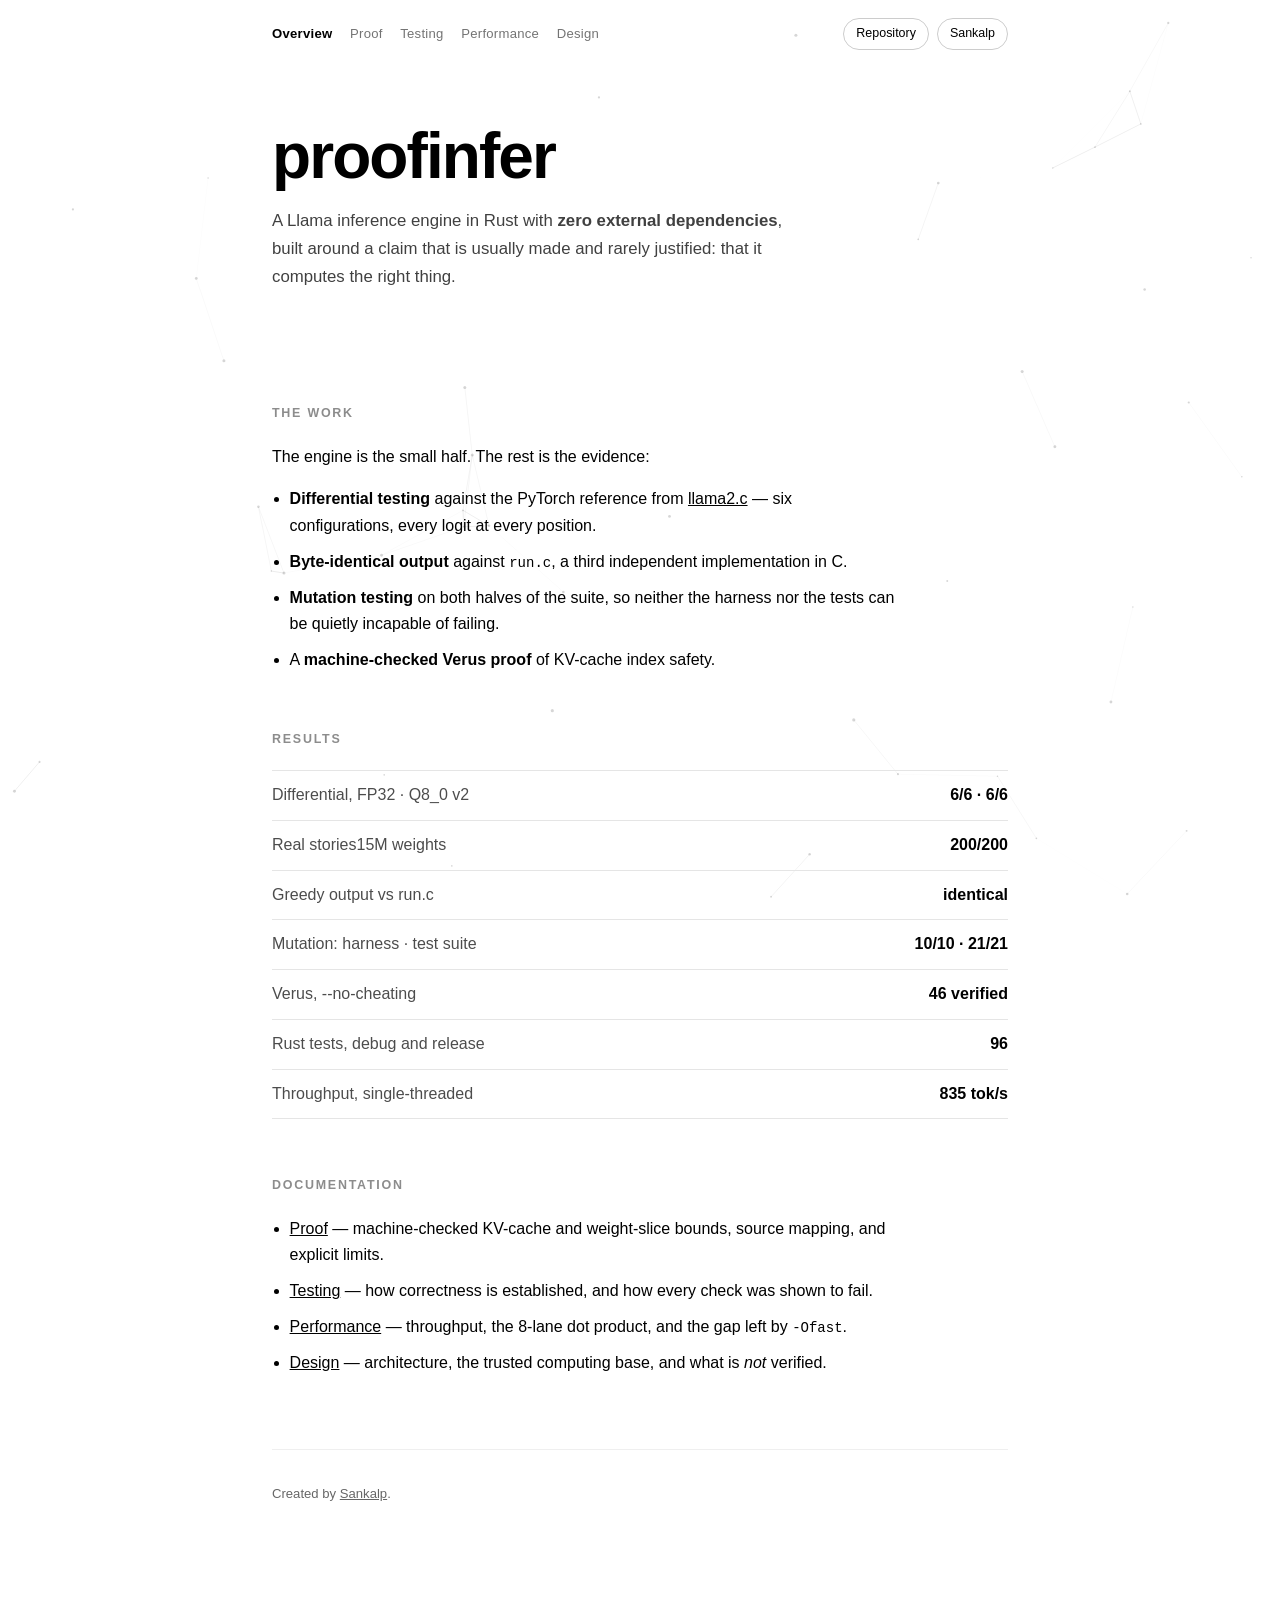
<file: site/index.html>
<!DOCTYPE html>
<html lang="en">
<head>
<meta charset="utf-8">
<meta name="viewport" content="width=device-width, initial-scale=1">
<title>proofinfer</title>
<meta name="description" content="proofinfer — a Llama inference engine in Rust with zero external dependencies, and the evidence that it computes the right thing.">
<link rel="stylesheet" href="style.css">
<script src="motion.js" defer></script>
</head>
<body>
<canvas id="bg" aria-hidden="true"></canvas>

<!-- NAV:START -->
<nav>
<div class="navlinks"><a href="index.html" class="here">Overview</a><a href="proof.html">Proof</a><a href="testing.html">Testing</a><a href="performance.html">Performance</a><a href="design.html">Design</a></div><div class="navbtns"><a class="btn" href="https://github.com/blackdragoon26/proofinfer">Repository</a><a class="btn" href="https://sankalpjha.dev/">Sankalp</a></div>
</nav>
<!-- NAV:END -->

<main>

  <div class="hero">
    <h1>proofinfer</h1>
    <p class="lede">A Llama inference engine in Rust with <strong>zero external
    dependencies</strong>, built around a claim that is usually made and rarely
    justified: that it computes the right thing.</p>
  </div>

  <section>
    <h2>The work</h2>
    <p>The engine is the small half. The rest is the evidence:</p>
    <ul class="work">
      <li><strong>Differential testing</strong> against the PyTorch reference from
        <a href="https://github.com/karpathy/llama2.c">llama2.c</a> — six
        configurations, every logit at every position.</li>
      <li><strong>Byte-identical output</strong> against <code>run.c</code>, a
        third independent implementation in C.</li>
      <li><strong>Mutation testing</strong> on both halves of the suite, so
        neither the harness nor the tests can be quietly incapable of
        failing.</li>
      <li>A <strong>machine-checked Verus proof</strong> of KV-cache index
        safety.</li>
    </ul>
  </section>

  <section>
    <h2>Results</h2>
    <div class="rows">
      <div><span class="k">Differential, FP32 &middot; Q8_0 v2</span><span class="v">6/6 &middot; 6/6</span></div>
      <div><span class="k">Real stories15M weights</span><span class="v">200/200</span></div>
      <div><span class="k">Greedy output vs run.c</span><span class="v">identical</span></div>
      <div><span class="k">Mutation: harness &middot; test suite</span><span class="v">10/10 &middot; 21/21</span></div>
      <div><span class="k">Verus, --no-cheating</span><span class="v">46 verified</span></div>
      <div><span class="k">Rust tests, debug and release</span><span class="v">96</span></div>
      <div><span class="k">Throughput, single-threaded</span><span class="v">835 tok/s</span></div>
    </div>
  </section>

  <section>
    <h2>Documentation</h2>
    <ul class="doclist">
      <li><a href="proof.html">Proof</a> — machine-checked KV-cache and
        weight-slice bounds, source mapping, and explicit limits.</li>
      <li><a href="testing.html">Testing</a> — how correctness is established,
        and how every check was shown to fail.</li>
      <li><a href="performance.html">Performance</a> — throughput, the 8-lane
        dot product, and the gap left by <code>-Ofast</code>.</li>
      <li><a href="design.html">Design</a> — architecture, the trusted computing
        base, and what is <em>not</em> verified.</li>
    </ul>
  </section>

</main>

<footer>
  <p>Created by <a href="https://sankalpjha.dev/">Sankalp</a>.</p>
</footer>

</body>
</html>
</file>
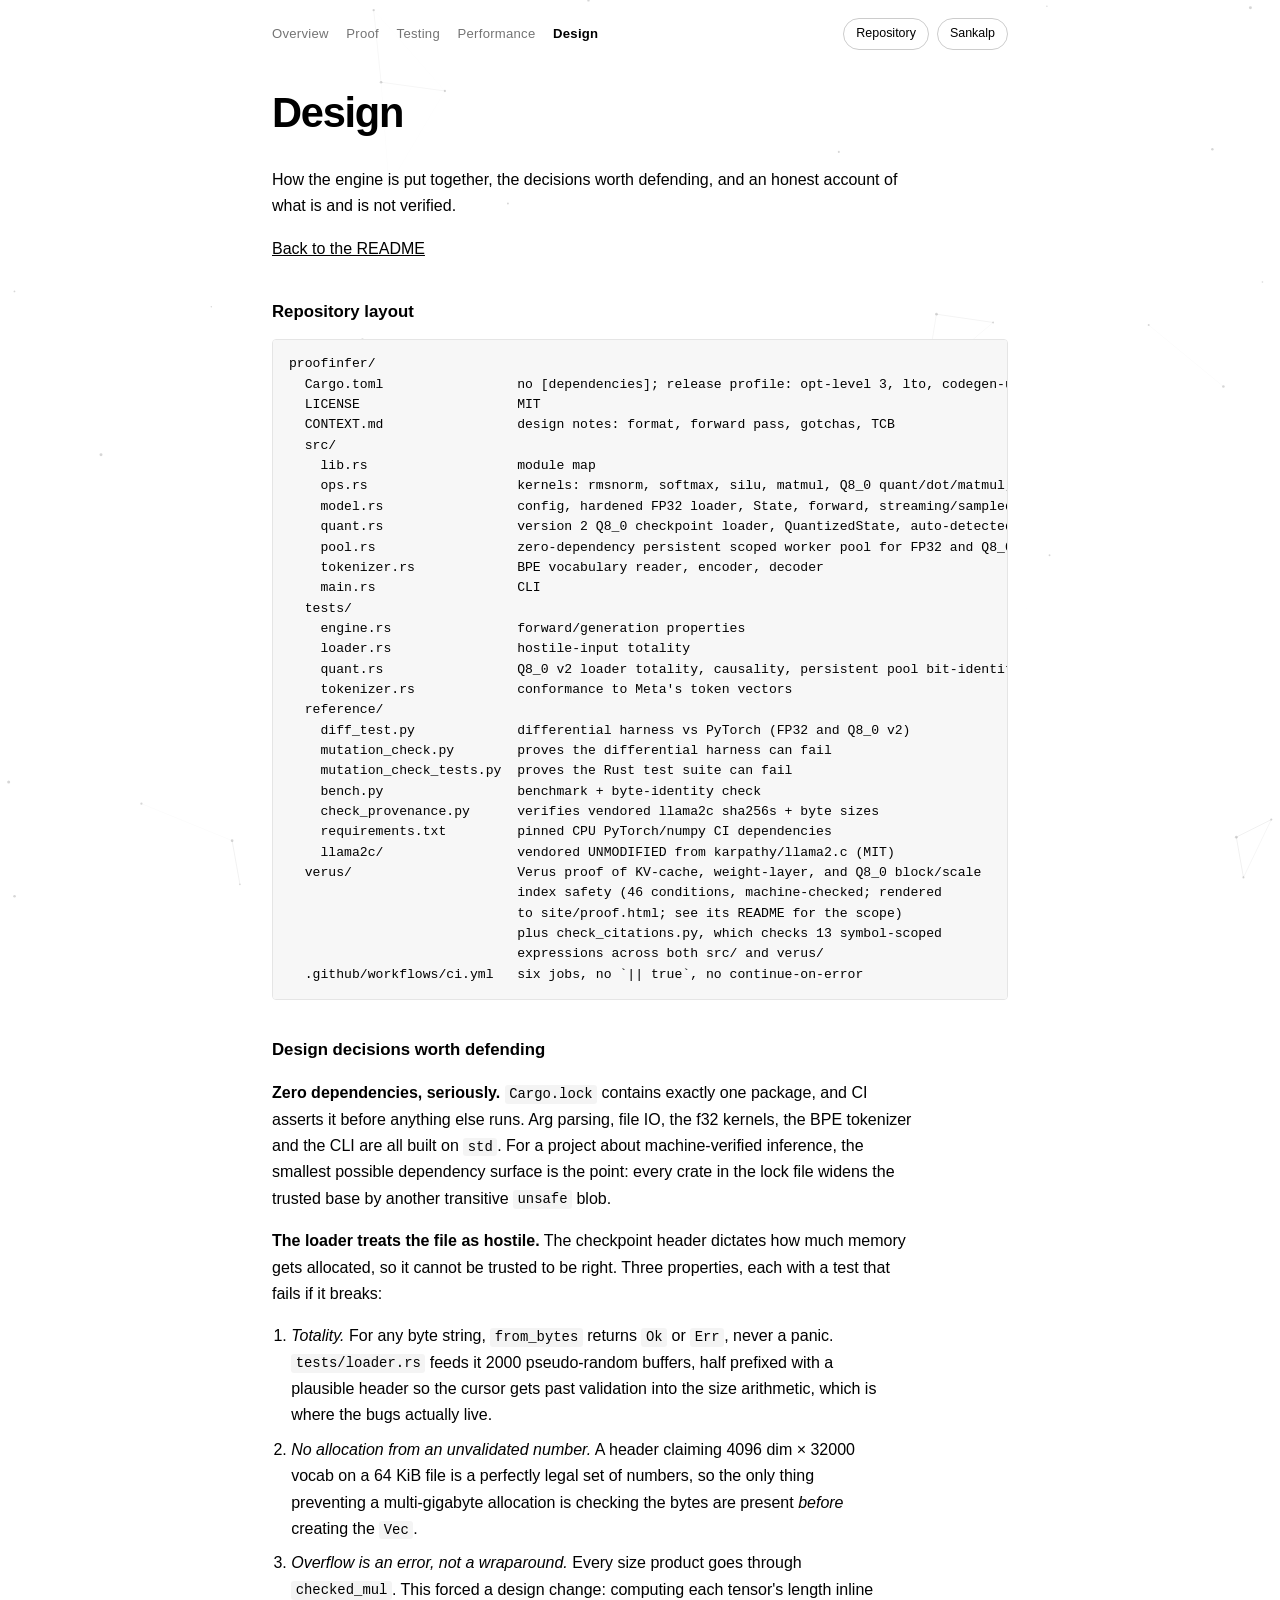
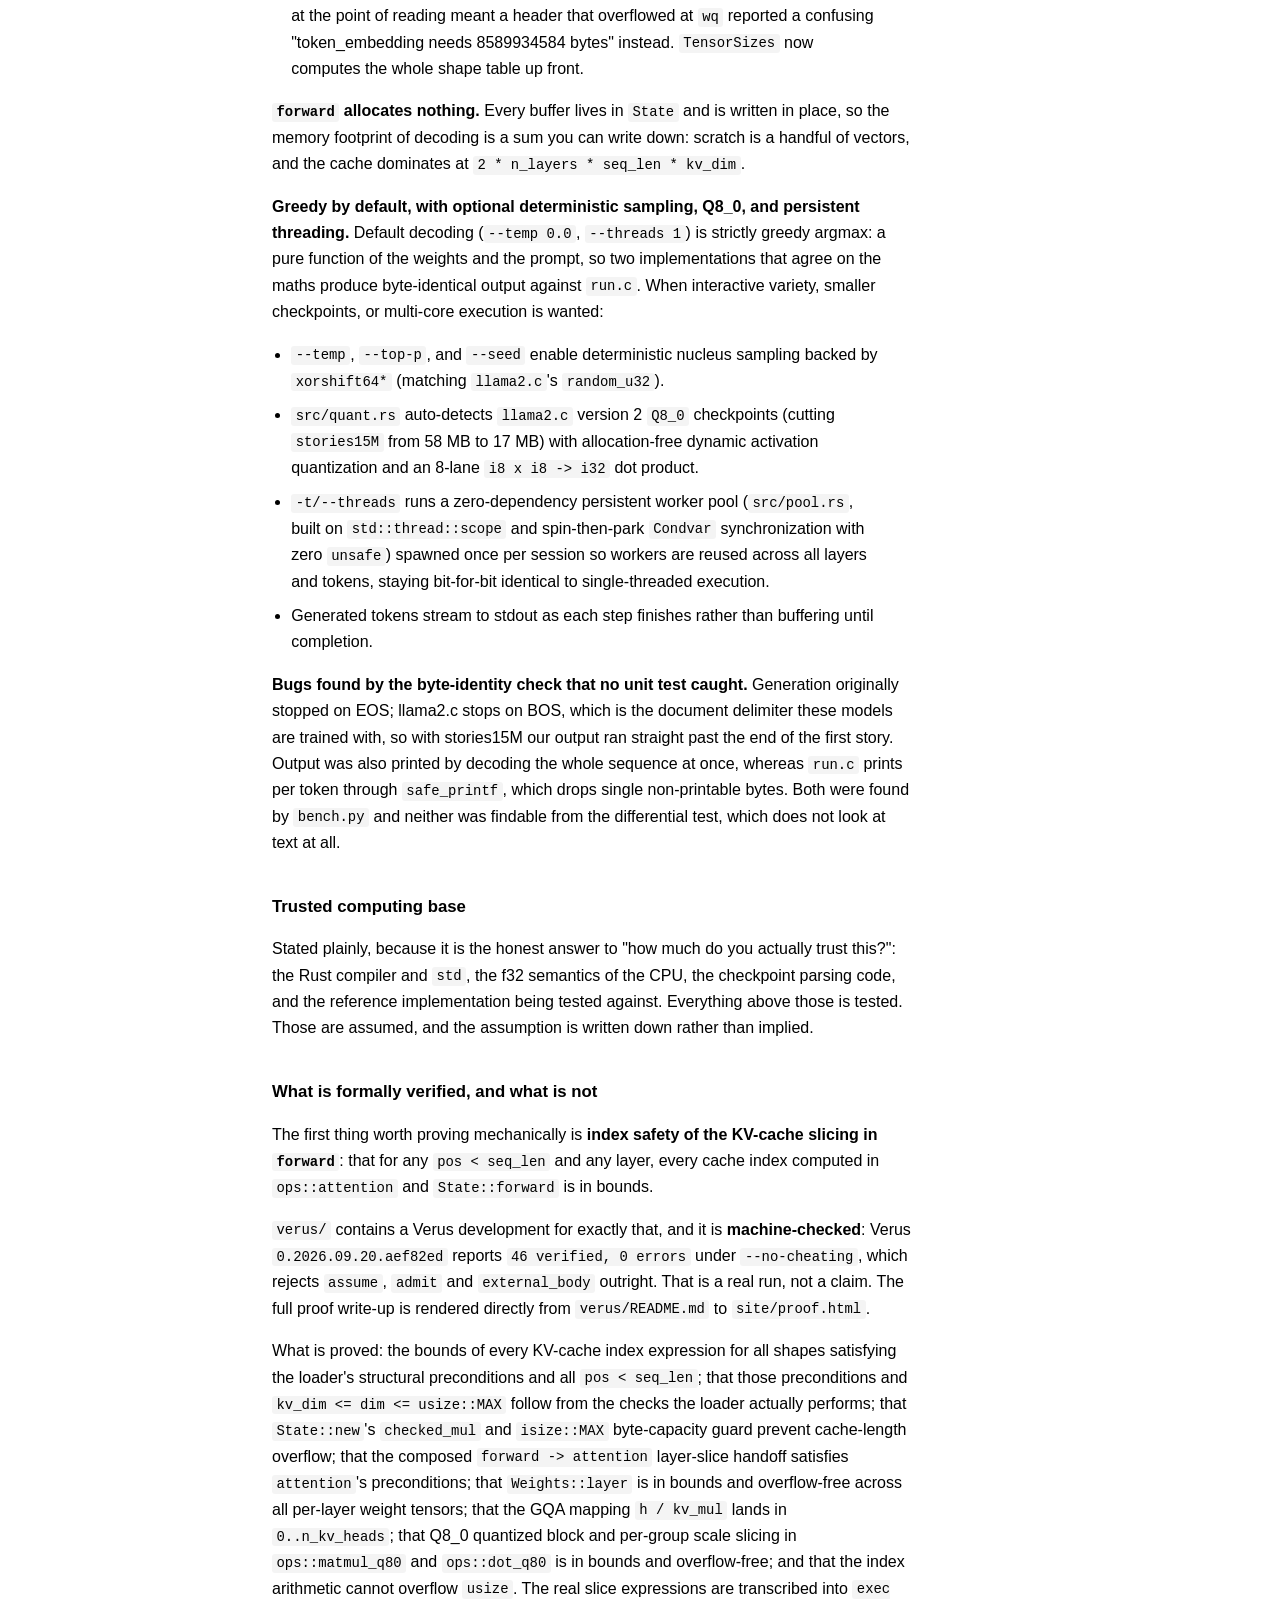
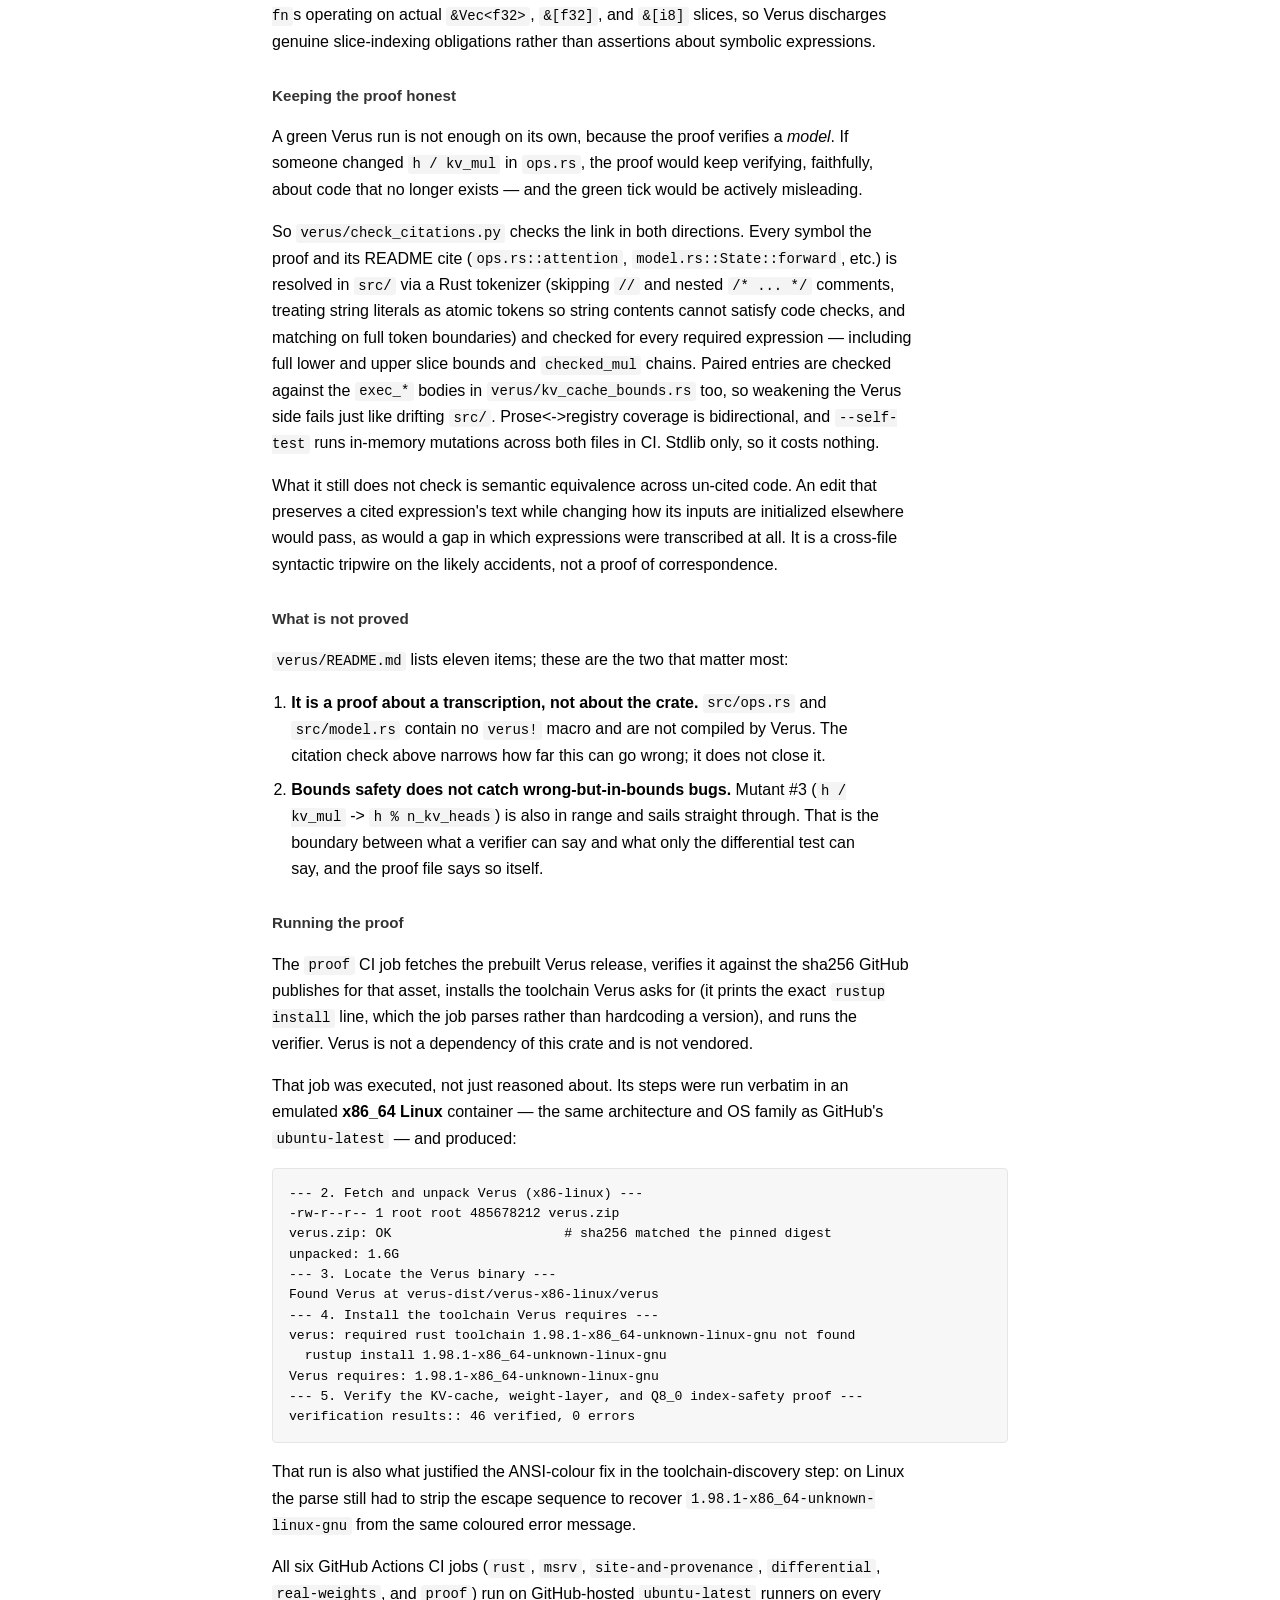
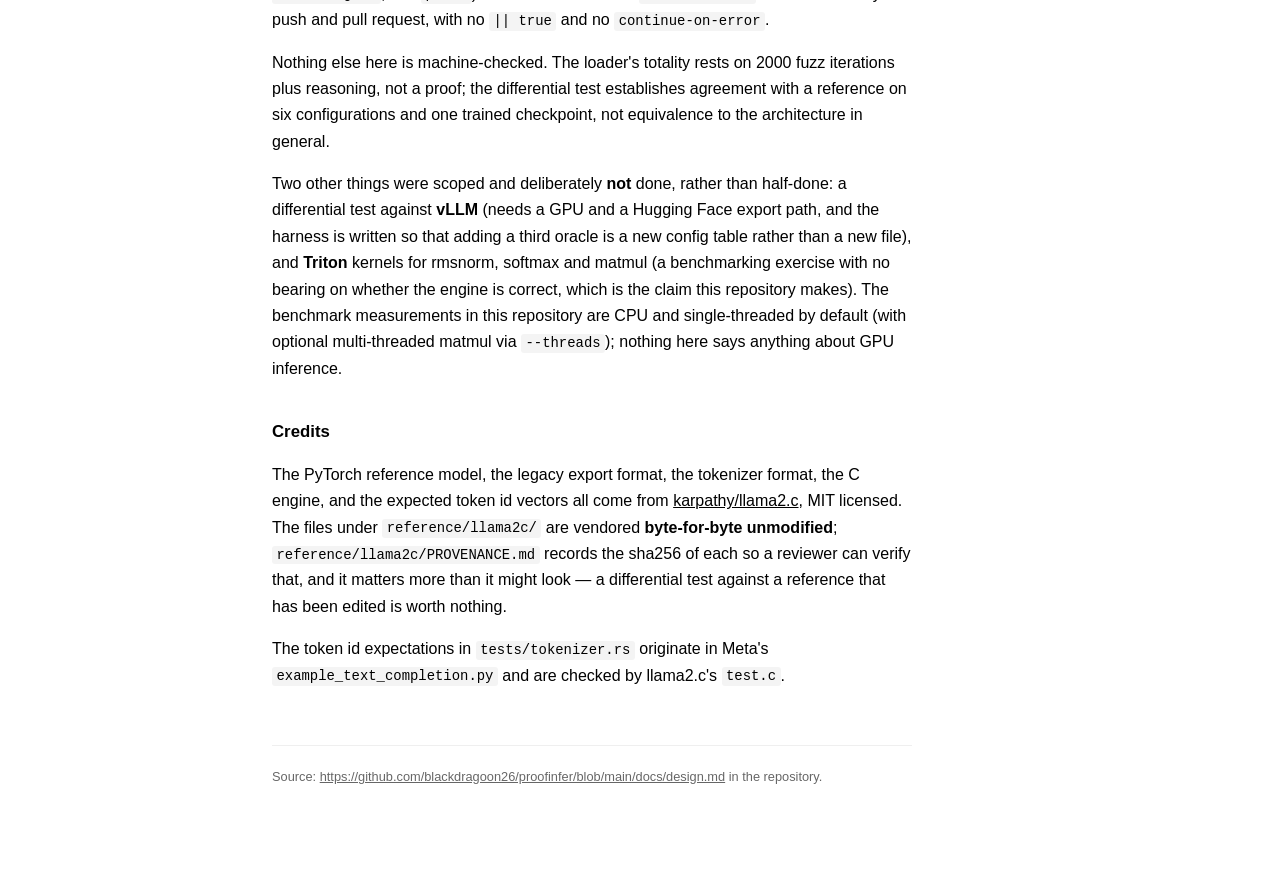
<file: site/design.html>
<!DOCTYPE html>
<html lang="en">
<head>
<meta charset="utf-8">
<meta name="viewport" content="width=device-width, initial-scale=1">
<title>Design &middot; proofinfer</title>
<meta name="description" content="proofinfer — Design: architecture, decisions, trusted computing base, and what is not verified">
<link rel="stylesheet" href="style.css">
<script src="motion.js" defer></script>
</head>
<body>
<canvas id="bg" aria-hidden="true"></canvas>

<nav>
<div class="navlinks"><a href="index.html">Overview</a><a href="proof.html">Proof</a><a href="testing.html">Testing</a><a href="performance.html">Performance</a><a href="design.html" class="here">Design</a></div><div class="navbtns"><a class="btn" href="https://github.com/blackdragoon26/proofinfer">Repository</a><a class="btn" href="https://sankalpjha.dev/">Sankalp</a></div>
</nav>

<main class="doc">
<h1>Design</h1>
<p>How the engine is put together, the decisions worth defending, and an honest account of what is and is not verified.</p>

<p><a href="https://github.com/blackdragoon26/proofinfer/blob/main/README.md">Back to the README</a></p>

<h3>Repository layout</h3>
<pre><code>proofinfer/
  Cargo.toml                 no [dependencies]; release profile: opt-level 3, lto, codegen-units 1
  LICENSE                    MIT
  CONTEXT.md                 design notes: format, forward pass, gotchas, TCB
  src/
    lib.rs                   module map
    ops.rs                   kernels: rmsnorm, softmax, silu, matmul, Q8_0 quant/dot/matmul, RoPE, GQA
    model.rs                 config, hardened FP32 loader, State, forward, streaming/sampled generate
    quant.rs                 version 2 Q8_0 checkpoint loader, QuantizedState, auto-detected Checkpoint
    pool.rs                  zero-dependency persistent scoped worker pool for FP32 and Q8_0 matmul
    tokenizer.rs             BPE vocabulary reader, encoder, decoder
    main.rs                  CLI
  tests/
    engine.rs                forward/generation properties
    loader.rs                hostile-input totality
    quant.rs                 Q8_0 v2 loader totality, causality, persistent pool bit-identity
    tokenizer.rs             conformance to Meta's token vectors
  reference/
    diff_test.py             differential harness vs PyTorch (FP32 and Q8_0 v2)
    mutation_check.py        proves the differential harness can fail
    mutation_check_tests.py  proves the Rust test suite can fail
    bench.py                 benchmark + byte-identity check
    check_provenance.py      verifies vendored llama2c sha256s + byte sizes
    requirements.txt         pinned CPU PyTorch/numpy CI dependencies
    llama2c/                 vendored UNMODIFIED from karpathy/llama2.c (MIT)
  verus/                     Verus proof of KV-cache, weight-layer, and Q8_0 block/scale
                             index safety (46 conditions, machine-checked; rendered
                             to site/proof.html; see its README for the scope)
                             plus check_citations.py, which checks 13 symbol-scoped
                             expressions across both src/ and verus/
  .github/workflows/ci.yml   six jobs, no `|| true`, no continue-on-error</code></pre>

<h3>Design decisions worth defending</h3>
<p><strong>Zero dependencies, seriously.</strong> <code>Cargo.lock</code> contains exactly one package, and CI asserts it before anything else runs. Arg parsing, file IO, the f32 kernels, the BPE tokenizer and the CLI are all built on <code>std</code>. For a project about machine-verified inference, the smallest possible dependency surface is the point: every crate in the lock file widens the trusted base by another transitive <code>unsafe</code> blob.</p>

<p><strong>The loader treats the file as hostile.</strong> The checkpoint header dictates how much memory gets allocated, so it cannot be trusted to be right. Three properties, each with a test that fails if it breaks:</p>

<ol>
<li><em>Totality.</em> For any byte string, <code>from_bytes</code> returns <code>Ok</code> or <code>Err</code>, never a panic. <code>tests/loader.rs</code> feeds it 2000 pseudo-random buffers, half prefixed with a plausible header so the cursor gets past validation into the size arithmetic, which is where the bugs actually live.</li>
<li><em>No allocation from an unvalidated number.</em> A header claiming 4096 dim × 32000 vocab on a 64 KiB file is a perfectly legal set of numbers, so the only thing preventing a multi-gigabyte allocation is checking the bytes are present <em>before</em> creating the <code>Vec</code>.</li>
<li><em>Overflow is an error, not a wraparound.</em> Every size product goes through <code>checked_mul</code>. This forced a design change: computing each tensor's length inline at the point of reading meant a header that overflowed at <code>wq</code> reported a confusing "token_embedding needs 8589934584 bytes" instead. <code>TensorSizes</code> now computes the whole shape table up front.</li>
</ol>

<p><strong><code>forward</code> allocates nothing.</strong> Every buffer lives in <code>State</code> and is written in place, so the memory footprint of decoding is a sum you can write down: scratch is a handful of vectors, and the cache dominates at <code>2 * n_layers * seq_len * kv_dim</code>.</p>

<p><strong>Greedy by default, with optional deterministic sampling, Q8_0, and persistent threading.</strong> Default decoding (<code>--temp 0.0</code>, <code>--threads 1</code>) is strictly greedy argmax: a pure function of the weights and the prompt, so two implementations that agree on the maths produce byte-identical output against <code>run.c</code>. When interactive variety, smaller checkpoints, or multi-core execution is wanted:</p>

<ul>
<li><code>--temp</code>, <code>--top-p</code>, and <code>--seed</code> enable deterministic nucleus sampling backed by <code>xorshift64*</code> (matching <code>llama2.c</code>'s <code>random_u32</code>).</li>
<li><code>src/quant.rs</code> auto-detects <code>llama2.c</code> version 2 <code>Q8_0</code> checkpoints (cutting <code>stories15M</code> from 58 MB to 17 MB) with allocation-free dynamic activation quantization and an 8-lane <code>i8 x i8 -&gt; i32</code> dot product.</li>
<li><code>-t/--threads</code> runs a zero-dependency persistent worker pool (<code>src/pool.rs</code>, built on <code>std::thread::scope</code> and spin-then-park <code>Condvar</code> synchronization with zero <code>unsafe</code>) spawned once per session so workers are reused across all layers and tokens, staying bit-for-bit identical to single-threaded execution.</li>
<li>Generated tokens stream to stdout as each step finishes rather than buffering until completion.</li>
</ul>

<p><strong>Bugs found by the byte-identity check that no unit test caught.</strong> Generation originally stopped on EOS; llama2.c stops on BOS, which is the document delimiter these models are trained with, so with stories15M our output ran straight past the end of the first story. Output was also printed by decoding the whole sequence at once, whereas <code>run.c</code> prints per token through <code>safe_printf</code>, which drops single non-printable bytes. Both were found by <code>bench.py</code> and neither was findable from the differential test, which does not look at text at all.</p>

<h3>Trusted computing base</h3>
<p>Stated plainly, because it is the honest answer to "how much do you actually trust this?": the Rust compiler and <code>std</code>, the f32 semantics of the CPU, the checkpoint parsing code, and the reference implementation being tested against. Everything above those is tested. Those are assumed, and the assumption is written down rather than implied.</p>

<h3>What is formally verified, and what is not</h3>
<p>The first thing worth proving mechanically is <strong>index safety of the KV-cache slicing in <code>forward</code></strong>: that for any <code>pos &lt; seq_len</code> and any layer, every cache index computed in <code>ops::attention</code> and <code>State::forward</code> is in bounds.</p>

<p><code>verus/</code> contains a Verus development for exactly that, and it is <strong>machine-checked</strong>: Verus <code>0.2026.09.20.aef82ed</code> reports <code>46 verified, 0 errors</code> under <code>--no-cheating</code>, which rejects <code>assume</code>, <code>admit</code> and <code>external_body</code> outright. That is a real run, not a claim. The full proof write-up is rendered directly from <code>verus/README.md</code> to <code>site/proof.html</code>.</p>

<p>What is proved: the bounds of every KV-cache index expression for all shapes satisfying the loader's structural preconditions and all <code>pos &lt; seq_len</code>; that those preconditions and <code>kv_dim &lt;= dim &lt;= usize::MAX</code> follow from the checks the loader actually performs; that <code>State::new</code>'s <code>checked_mul</code> and <code>isize::MAX</code> byte-capacity guard prevent cache-length overflow; that the composed <code>forward -&gt; attention</code> layer-slice handoff satisfies <code>attention</code>'s preconditions; that <code>Weights::layer</code> is in bounds and overflow-free across all per-layer weight tensors; that the GQA mapping <code>h / kv_mul</code> lands in <code>0..n_kv_heads</code>; that Q8_0 quantized block and per-group scale slicing in <code>ops::matmul_q80</code> and <code>ops::dot_q80</code> is in bounds and overflow-free; and that the index arithmetic cannot overflow <code>usize</code>. The real slice expressions are transcribed into <code>exec fn</code>s operating on actual <code>&amp;Vec&lt;f32&gt;</code>, <code>&amp;[f32]</code>, and <code>&amp;[i8]</code> slices, so Verus discharges genuine slice-indexing obligations rather than assertions about symbolic expressions.</p>

<h4>Keeping the proof honest</h4>
<p>A green Verus run is not enough on its own, because the proof verifies a <em>model</em>. If someone changed <code>h / kv_mul</code> in <code>ops.rs</code>, the proof would keep verifying, faithfully, about code that no longer exists — and the green tick would be actively misleading.</p>

<p>So <code>verus/check_citations.py</code> checks the link in both directions. Every symbol the proof and its README cite (<code>ops.rs::attention</code>, <code>model.rs::State::forward</code>, etc.) is resolved in <code>src/</code> via a Rust tokenizer (skipping <code>//</code> and nested <code>/* ... */</code> comments, treating string literals as atomic tokens so string contents cannot satisfy code checks, and matching on full token boundaries) and checked for every required expression — including full lower and upper slice bounds and <code>checked_mul</code> chains. Paired entries are checked against the <code>exec_*</code> bodies in <code>verus/kv_cache_bounds.rs</code> too, so weakening the Verus side fails just like drifting <code>src/</code>. Prose&lt;-&gt;registry coverage is bidirectional, and <code>--self-test</code> runs in-memory mutations across both files in CI. Stdlib only, so it costs nothing.</p>

<p>What it still does not check is semantic equivalence across un-cited code. An edit that preserves a cited expression's text while changing how its inputs are initialized elsewhere would pass, as would a gap in which expressions were transcribed at all. It is a cross-file syntactic tripwire on the likely accidents, not a proof of correspondence.</p>

<h4>What is <strong>not</strong> proved</h4>
<p><code>verus/README.md</code> lists eleven items; these are the two that matter most:</p>

<ol>
<li><strong>It is a proof about a transcription, not about the crate.</strong> <code>src/ops.rs</code> and <code>src/model.rs</code> contain no <code>verus!</code> macro and are not compiled by Verus. The citation check above narrows how far this can go wrong; it does not close it.</li>
<li><strong>Bounds safety does not catch wrong-but-in-bounds bugs.</strong> Mutant #3 (<code>h / kv_mul</code> -&gt; <code>h % n_kv_heads</code>) is also in range and sails straight through. That is the boundary between what a verifier can say and what only the differential test can say, and the proof file says so itself.</li>
</ol>

<h4>Running the proof</h4>
<p>The <code>proof</code> CI job fetches the prebuilt Verus release, verifies it against the sha256 GitHub publishes for that asset, installs the toolchain Verus asks for (it prints the exact <code>rustup install</code> line, which the job parses rather than hardcoding a version), and runs the verifier. Verus is not a dependency of this crate and is not vendored.</p>

<p>That job was executed, not just reasoned about. Its steps were run verbatim in an emulated <strong>x86_64 Linux</strong> container — the same architecture and OS family as GitHub's <code>ubuntu-latest</code> — and produced:</p>

<pre><code>--- 2. Fetch and unpack Verus (x86-linux) ---
-rw-r--r-- 1 root root 485678212 verus.zip
verus.zip: OK                      # sha256 matched the pinned digest
unpacked: 1.6G
--- 3. Locate the Verus binary ---
Found Verus at verus-dist/verus-x86-linux/verus
--- 4. Install the toolchain Verus requires ---
verus: required rust toolchain 1.98.1-x86_64-unknown-linux-gnu not found
  rustup install 1.98.1-x86_64-unknown-linux-gnu
Verus requires: 1.98.1-x86_64-unknown-linux-gnu
--- 5. Verify the KV-cache, weight-layer, and Q8_0 index-safety proof ---
verification results:: 46 verified, 0 errors</code></pre>

<p>That run is also what justified the ANSI-colour fix in the toolchain-discovery step: on Linux the parse still had to strip the escape sequence to recover <code>1.98.1-x86_64-unknown-linux-gnu</code> from the same coloured error message.</p>

<p>All six GitHub Actions CI jobs (<code>rust</code>, <code>msrv</code>, <code>site-and-provenance</code>, <code>differential</code>, <code>real-weights</code>, and <code>proof</code>) run on GitHub-hosted <code>ubuntu-latest</code> runners on every push and pull request, with no <code>|| true</code> and no <code>continue-on-error</code>.</p>

<p>Nothing else here is machine-checked. The loader's totality rests on 2000 fuzz iterations plus reasoning, not a proof; the differential test establishes agreement with a reference on six configurations and one trained checkpoint, not equivalence to the architecture in general.</p>

<p>Two other things were scoped and deliberately <strong>not</strong> done, rather than half-done: a differential test against <strong>vLLM</strong> (needs a GPU and a Hugging Face export path, and the harness is written so that adding a third oracle is a new config table rather than a new file), and <strong>Triton</strong> kernels for rmsnorm, softmax and matmul (a benchmarking exercise with no bearing on whether the engine is correct, which is the claim this repository makes). The benchmark measurements in this repository are CPU and single-threaded by default (with optional multi-threaded matmul via <code>--threads</code>); nothing here says anything about GPU inference.</p>

<h3>Credits</h3>
<p>The PyTorch reference model, the legacy export format, the tokenizer format, the C engine, and the expected token id vectors all come from <a href="https://github.com/karpathy/llama2.c">karpathy/llama2.c</a>, MIT licensed. The files under <code>reference/llama2c/</code> are vendored <strong>byte-for-byte unmodified</strong>; <code>reference/llama2c/PROVENANCE.md</code> records the sha256 of each so a reviewer can verify that, and it matters more than it might look — a differential test against a reference that has been edited is worth nothing.</p>

<p>The token id expectations in <code>tests/tokenizer.rs</code> originate in Meta's <code>example_text_completion.py</code> and are checked by llama2.c's <code>test.c</code>.</p>

<p class="source">Source: <a href="https://github.com/blackdragoon26/proofinfer/blob/main/docs/design.md">https://github.com/blackdragoon26/proofinfer/blob/main/docs/design.md</a> in the repository.</p>
</main>

</body>
</html>
</file>
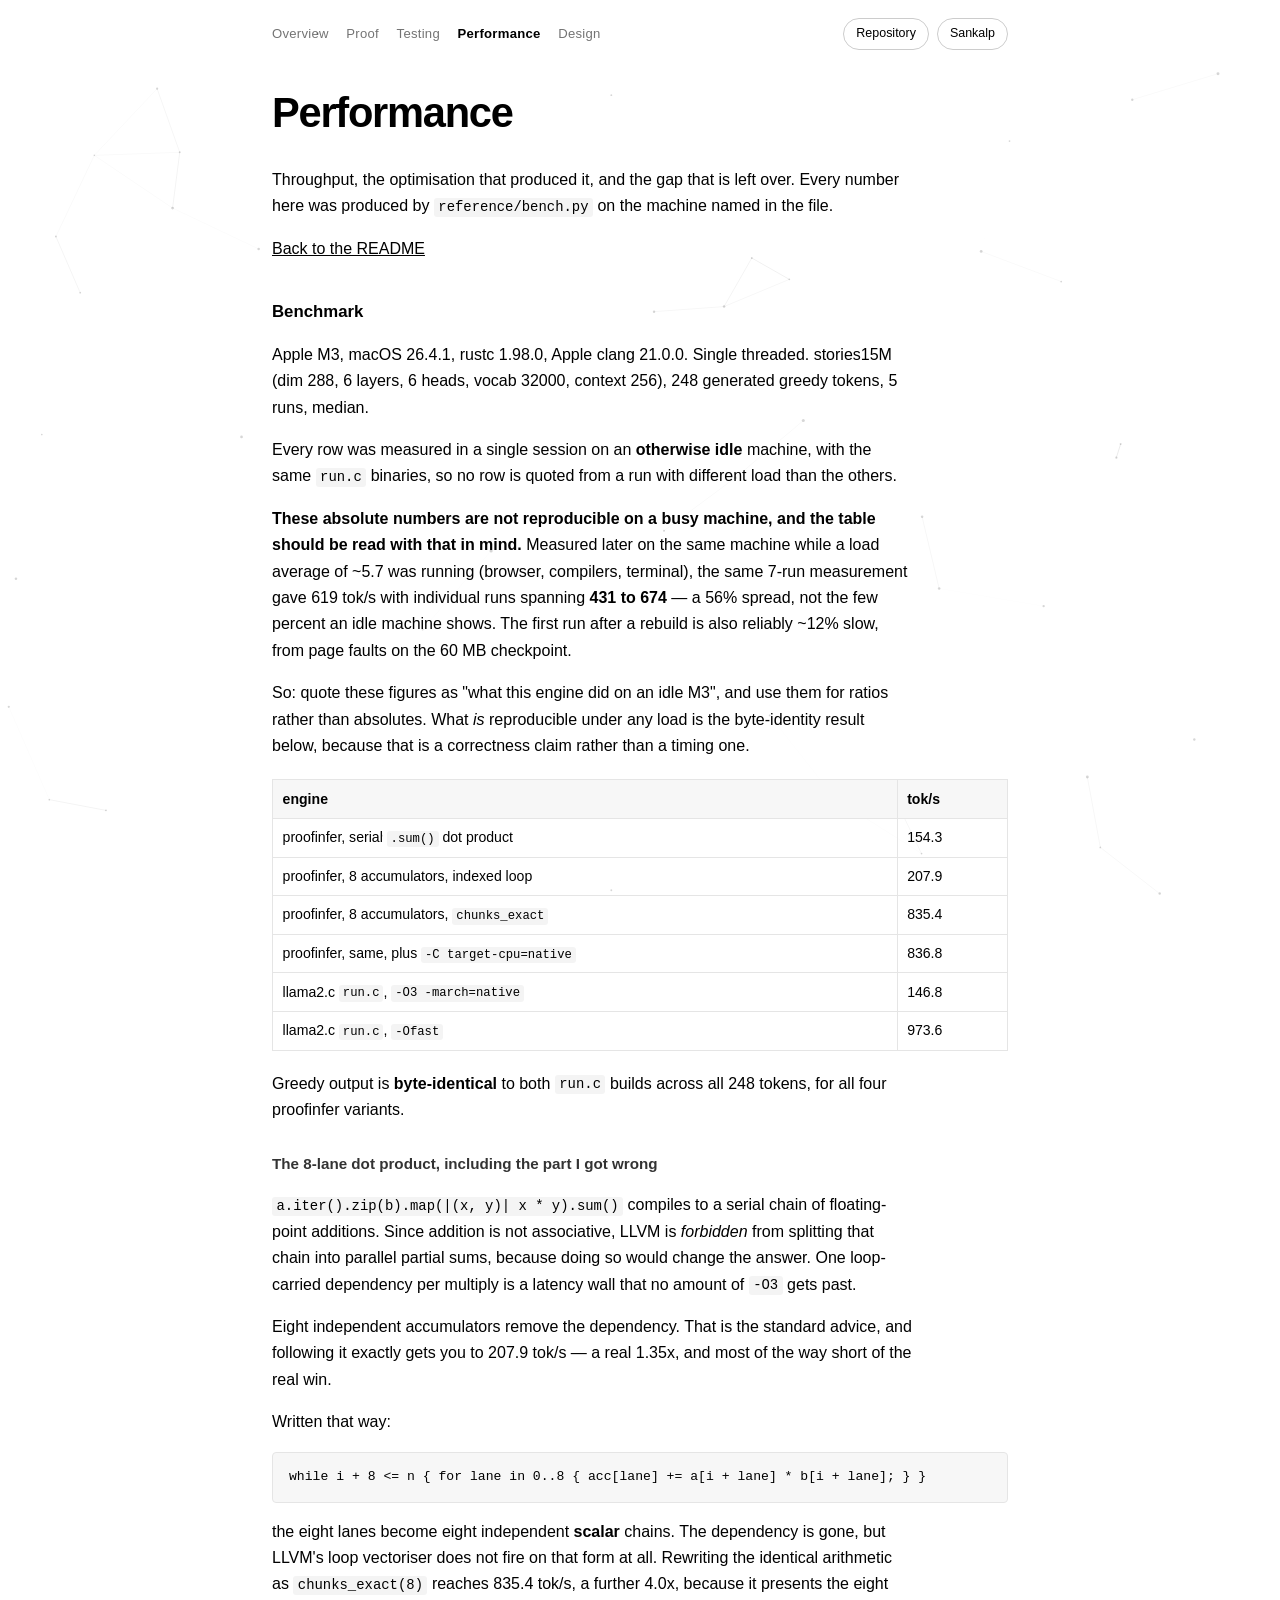
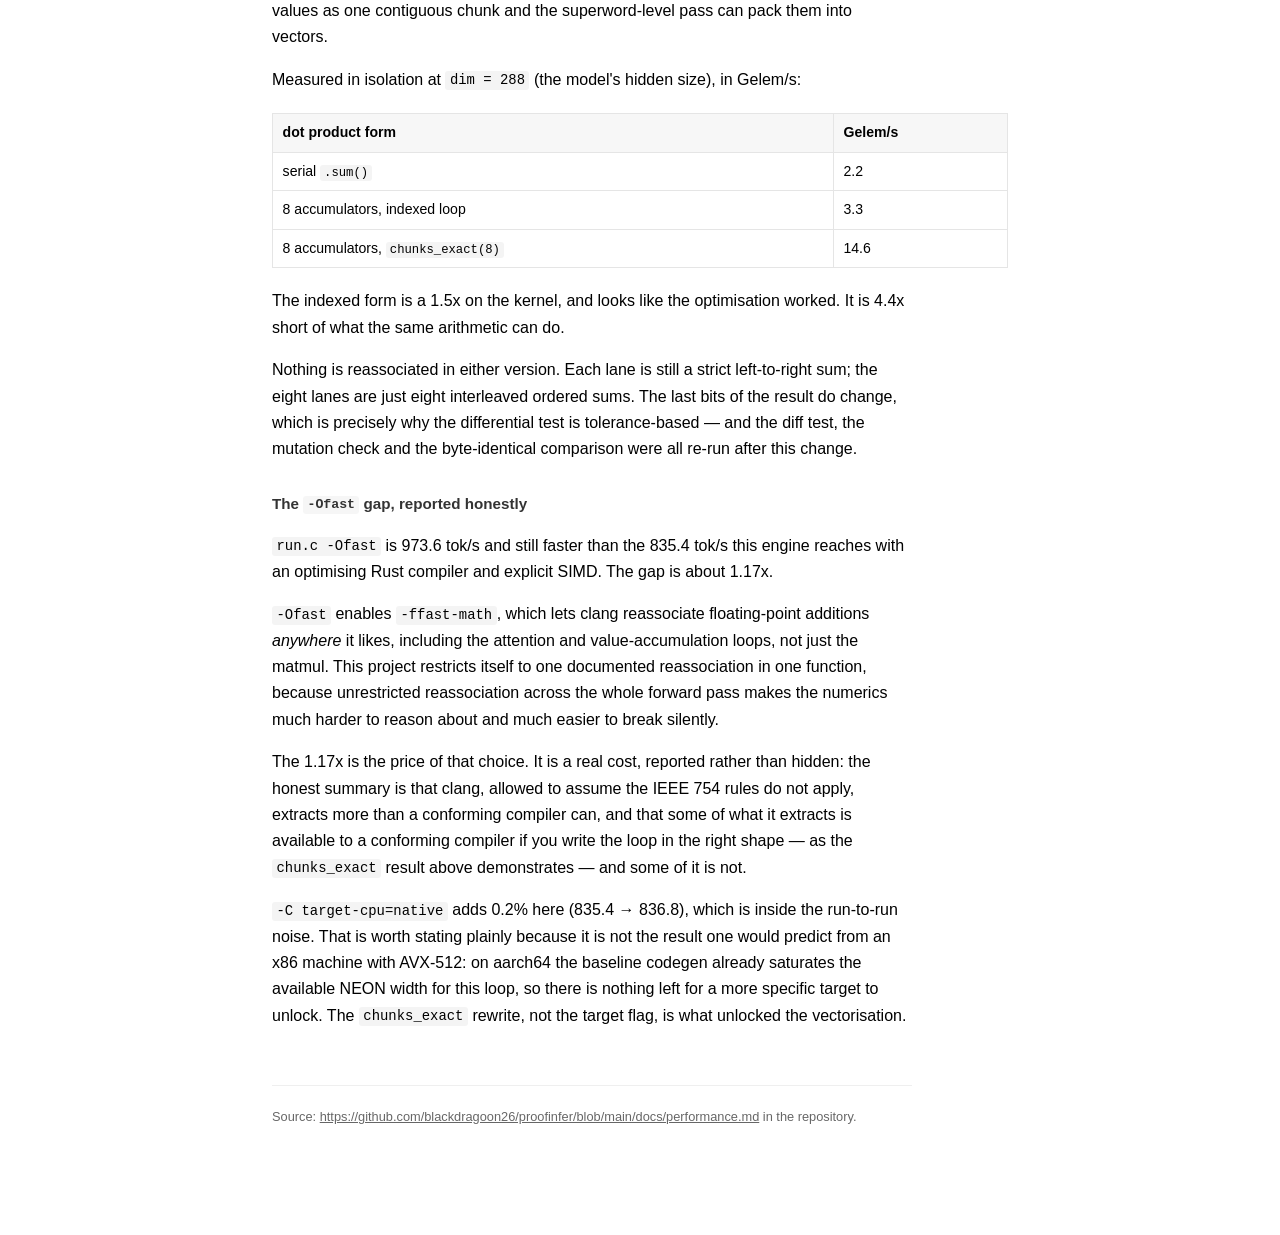
<file: site/performance.html>
<!DOCTYPE html>
<html lang="en">
<head>
<meta charset="utf-8">
<meta name="viewport" content="width=device-width, initial-scale=1">
<title>Performance &middot; proofinfer</title>
<meta name="description" content="proofinfer — Performance: throughput, the 8-lane dot product, and the gap left by -Ofast">
<link rel="stylesheet" href="style.css">
<script src="motion.js" defer></script>
</head>
<body>
<canvas id="bg" aria-hidden="true"></canvas>

<nav>
<div class="navlinks"><a href="index.html">Overview</a><a href="proof.html">Proof</a><a href="testing.html">Testing</a><a href="performance.html" class="here">Performance</a><a href="design.html">Design</a></div><div class="navbtns"><a class="btn" href="https://github.com/blackdragoon26/proofinfer">Repository</a><a class="btn" href="https://sankalpjha.dev/">Sankalp</a></div>
</nav>

<main class="doc">
<h1>Performance</h1>
<p>Throughput, the optimisation that produced it, and the gap that is left over. Every number here was produced by <code>reference/bench.py</code> on the machine named in the file.</p>

<p><a href="https://github.com/blackdragoon26/proofinfer/blob/main/README.md">Back to the README</a></p>

<h3>Benchmark</h3>
<p>Apple M3, macOS 26.4.1, rustc 1.98.0, Apple clang 21.0.0. Single threaded. stories15M (dim 288, 6 layers, 6 heads, vocab 32000, context 256), 248 generated greedy tokens, 5 runs, median.</p>

<p>Every row was measured in a single session on an <strong>otherwise idle</strong> machine, with the same <code>run.c</code> binaries, so no row is quoted from a run with different load than the others.</p>

<p><strong>These absolute numbers are not reproducible on a busy machine, and the table should be read with that in mind.</strong> Measured later on the same machine while a load average of ~5.7 was running (browser, compilers, terminal), the same 7-run measurement gave 619 tok/s with individual runs spanning <strong>431 to 674</strong> — a 56% spread, not the few percent an idle machine shows. The first run after a rebuild is also reliably ~12% slow, from page faults on the 60 MB checkpoint.</p>

<p>So: quote these figures as "what this engine did on an idle M3", and use them for ratios rather than absolutes. What <em>is</em> reproducible under any load is the byte-identity result below, because that is a correctness claim rather than a timing one.</p>

<table>
<thead><tr><th>engine</th><th>tok/s</th></tr></thead>
<tbody>
<tr><td>proofinfer, serial <code>.sum()</code> dot product</td><td>154.3</td></tr>
<tr><td>proofinfer, 8 accumulators, indexed loop</td><td>207.9</td></tr>
<tr><td>proofinfer, 8 accumulators, <code>chunks_exact</code></td><td>835.4</td></tr>
<tr><td>proofinfer, same, plus <code>-C target-cpu=native</code></td><td>836.8</td></tr>
<tr><td>llama2.c <code>run.c</code>, <code>-O3 -march=native</code></td><td>146.8</td></tr>
<tr><td>llama2.c <code>run.c</code>, <code>-Ofast</code></td><td>973.6</td></tr>
</tbody></table>

<p>Greedy output is <strong>byte-identical</strong> to both <code>run.c</code> builds across all 248 tokens, for all four proofinfer variants.</p>

<h4>The 8-lane dot product, including the part I got wrong</h4>
<p><code>a.iter().zip(b).map(|(x, y)| x * y).sum()</code> compiles to a serial chain of floating-point additions. Since addition is not associative, LLVM is <em>forbidden</em> from splitting that chain into parallel partial sums, because doing so would change the answer. One loop-carried dependency per multiply is a latency wall that no amount of <code>-O3</code> gets past.</p>

<p>Eight independent accumulators remove the dependency. That is the standard advice, and following it exactly gets you to 207.9 tok/s — a real 1.35x, and most of the way short of the real win.</p>

<p>Written that way:</p>

<pre><code class="lang-rust">while i + 8 &lt;= n { for lane in 0..8 { acc[lane] += a[i + lane] * b[i + lane]; } }</code></pre>

<p>the eight lanes become eight independent <strong>scalar</strong> chains. The dependency is gone, but LLVM's loop vectoriser does not fire on that form at all. Rewriting the identical arithmetic as <code>chunks_exact(8)</code> reaches 835.4 tok/s, a further 4.0x, because it presents the eight values as one contiguous chunk and the superword-level pass can pack them into vectors.</p>

<p>Measured in isolation at <code>dim = 288</code> (the model's hidden size), in Gelem/s:</p>

<table>
<thead><tr><th>dot product form</th><th>Gelem/s</th></tr></thead>
<tbody>
<tr><td>serial <code>.sum()</code></td><td>2.2</td></tr>
<tr><td>8 accumulators, indexed loop</td><td>3.3</td></tr>
<tr><td>8 accumulators, <code>chunks_exact(8)</code></td><td>14.6</td></tr>
</tbody></table>

<p>The indexed form is a 1.5x on the kernel, and looks like the optimisation worked. It is 4.4x short of what the same arithmetic can do.</p>

<p>Nothing is reassociated in either version. Each lane is still a strict left-to-right sum; the eight lanes are just eight interleaved ordered sums. The last bits of the result do change, which is precisely why the differential test is tolerance-based — and the diff test, the mutation check and the byte-identical comparison were all re-run after this change.</p>

<h4>The <code>-Ofast</code> gap, reported honestly</h4>
<p><code>run.c -Ofast</code> is 973.6 tok/s and still faster than the 835.4 tok/s this engine reaches with an optimising Rust compiler and explicit SIMD. The gap is about 1.17x.</p>

<p><code>-Ofast</code> enables <code>-ffast-math</code>, which lets clang reassociate floating-point additions <em>anywhere</em> it likes, including the attention and value-accumulation loops, not just the matmul. This project restricts itself to one documented reassociation in one function, because unrestricted reassociation across the whole forward pass makes the numerics much harder to reason about and much easier to break silently.</p>

<p>The 1.17x is the price of that choice. It is a real cost, reported rather than hidden: the honest summary is that clang, allowed to assume the IEEE 754 rules do not apply, extracts more than a conforming compiler can, and that some of what it extracts is available to a conforming compiler if you write the loop in the right shape — as the <code>chunks_exact</code> result above demonstrates — and some of it is not.</p>

<p><code>-C target-cpu=native</code> adds 0.2% here (835.4 → 836.8), which is inside the run-to-run noise. That is worth stating plainly because it is not the result one would predict from an x86 machine with AVX-512: on aarch64 the baseline codegen already saturates the available NEON width for this loop, so there is nothing left for a more specific target to unlock. The <code>chunks_exact</code> rewrite, not the target flag, is what unlocked the vectorisation.</p>

<p class="source">Source: <a href="https://github.com/blackdragoon26/proofinfer/blob/main/docs/performance.md">https://github.com/blackdragoon26/proofinfer/blob/main/docs/performance.md</a> in the repository.</p>
</main>

</body>
</html>
</file>
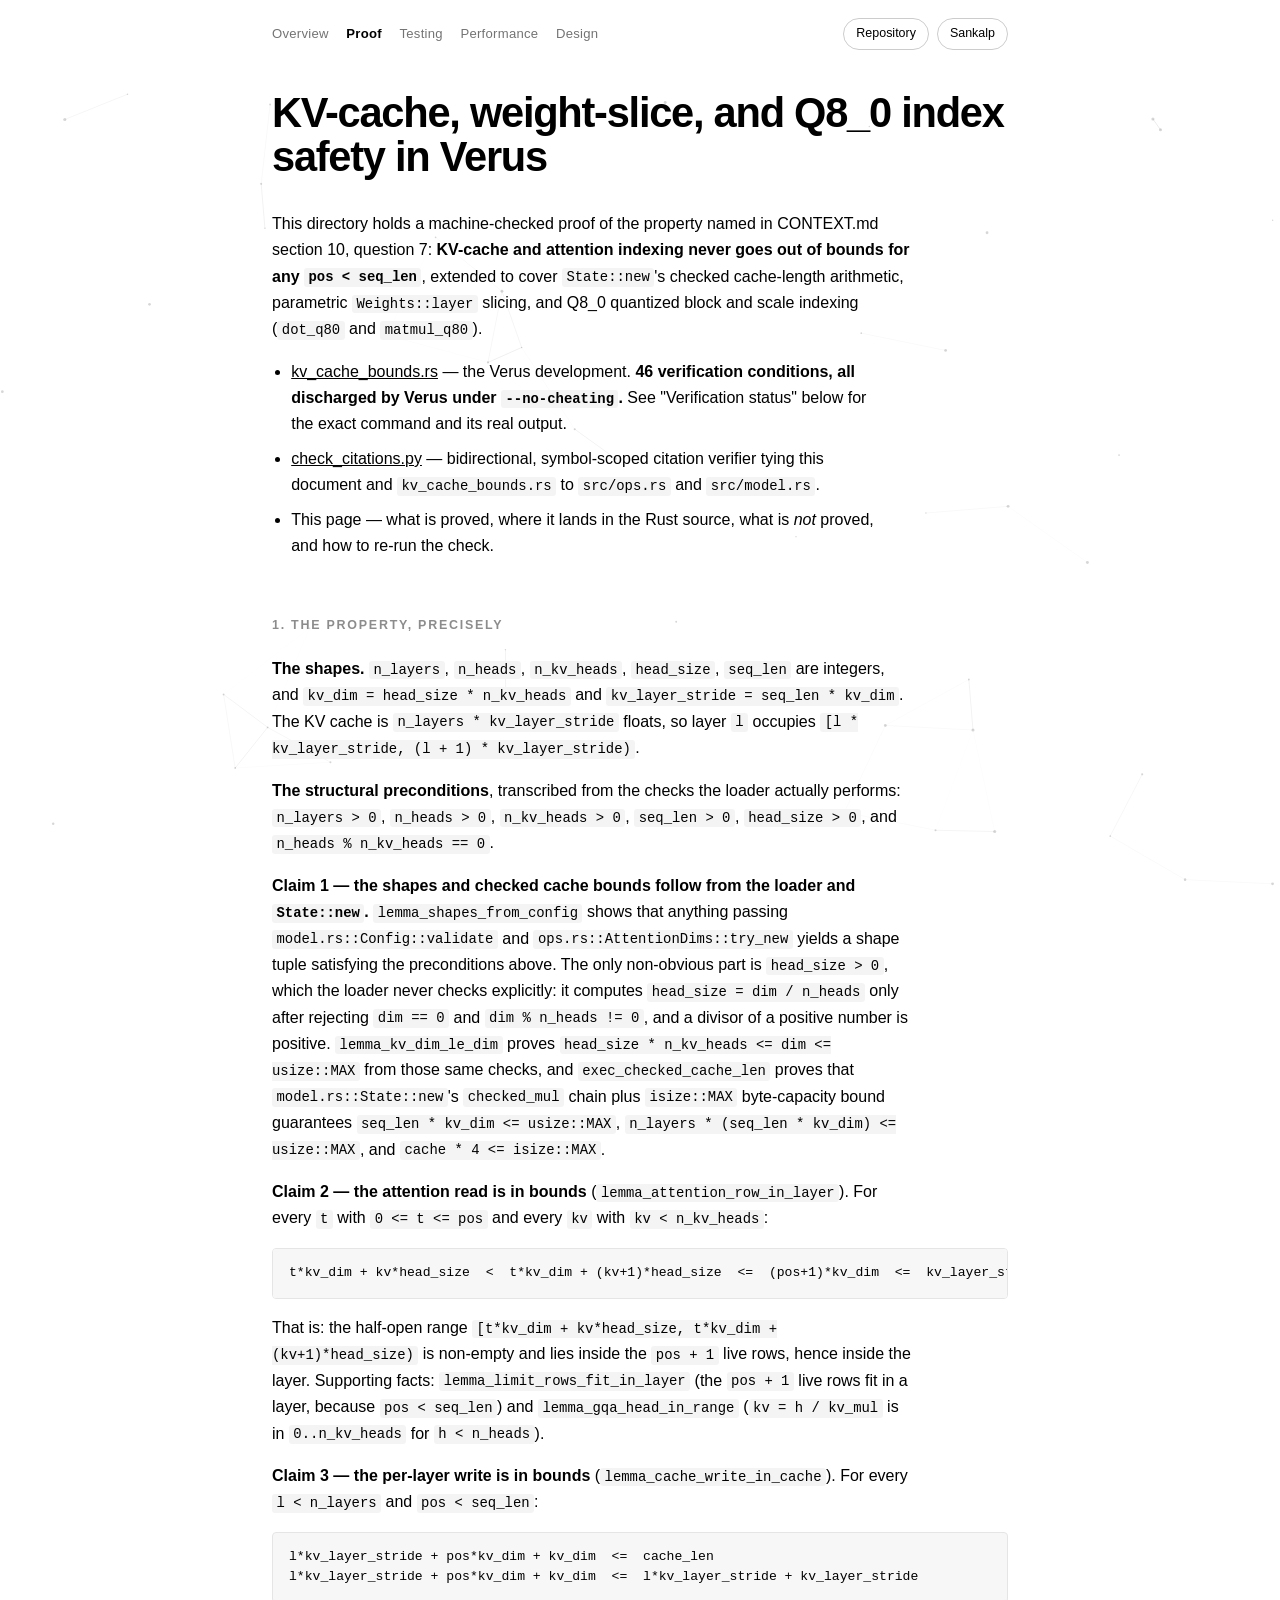
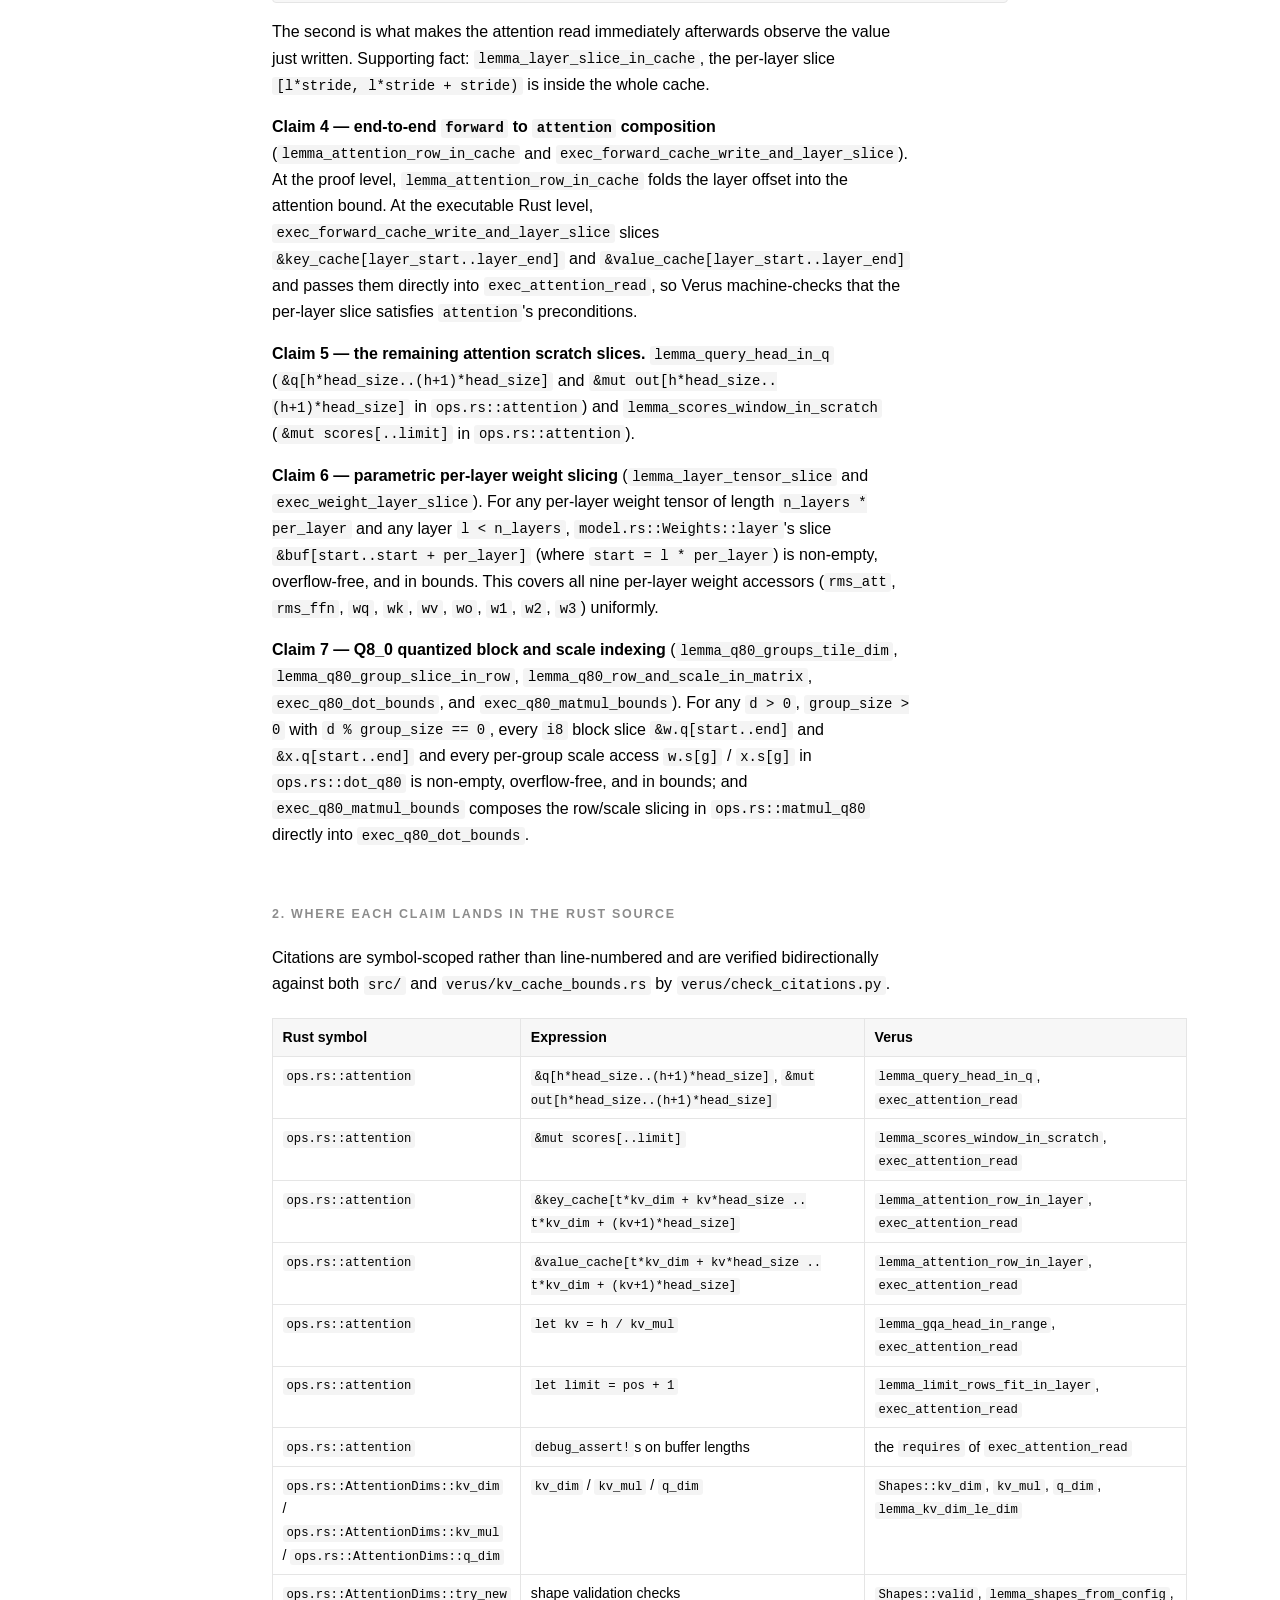
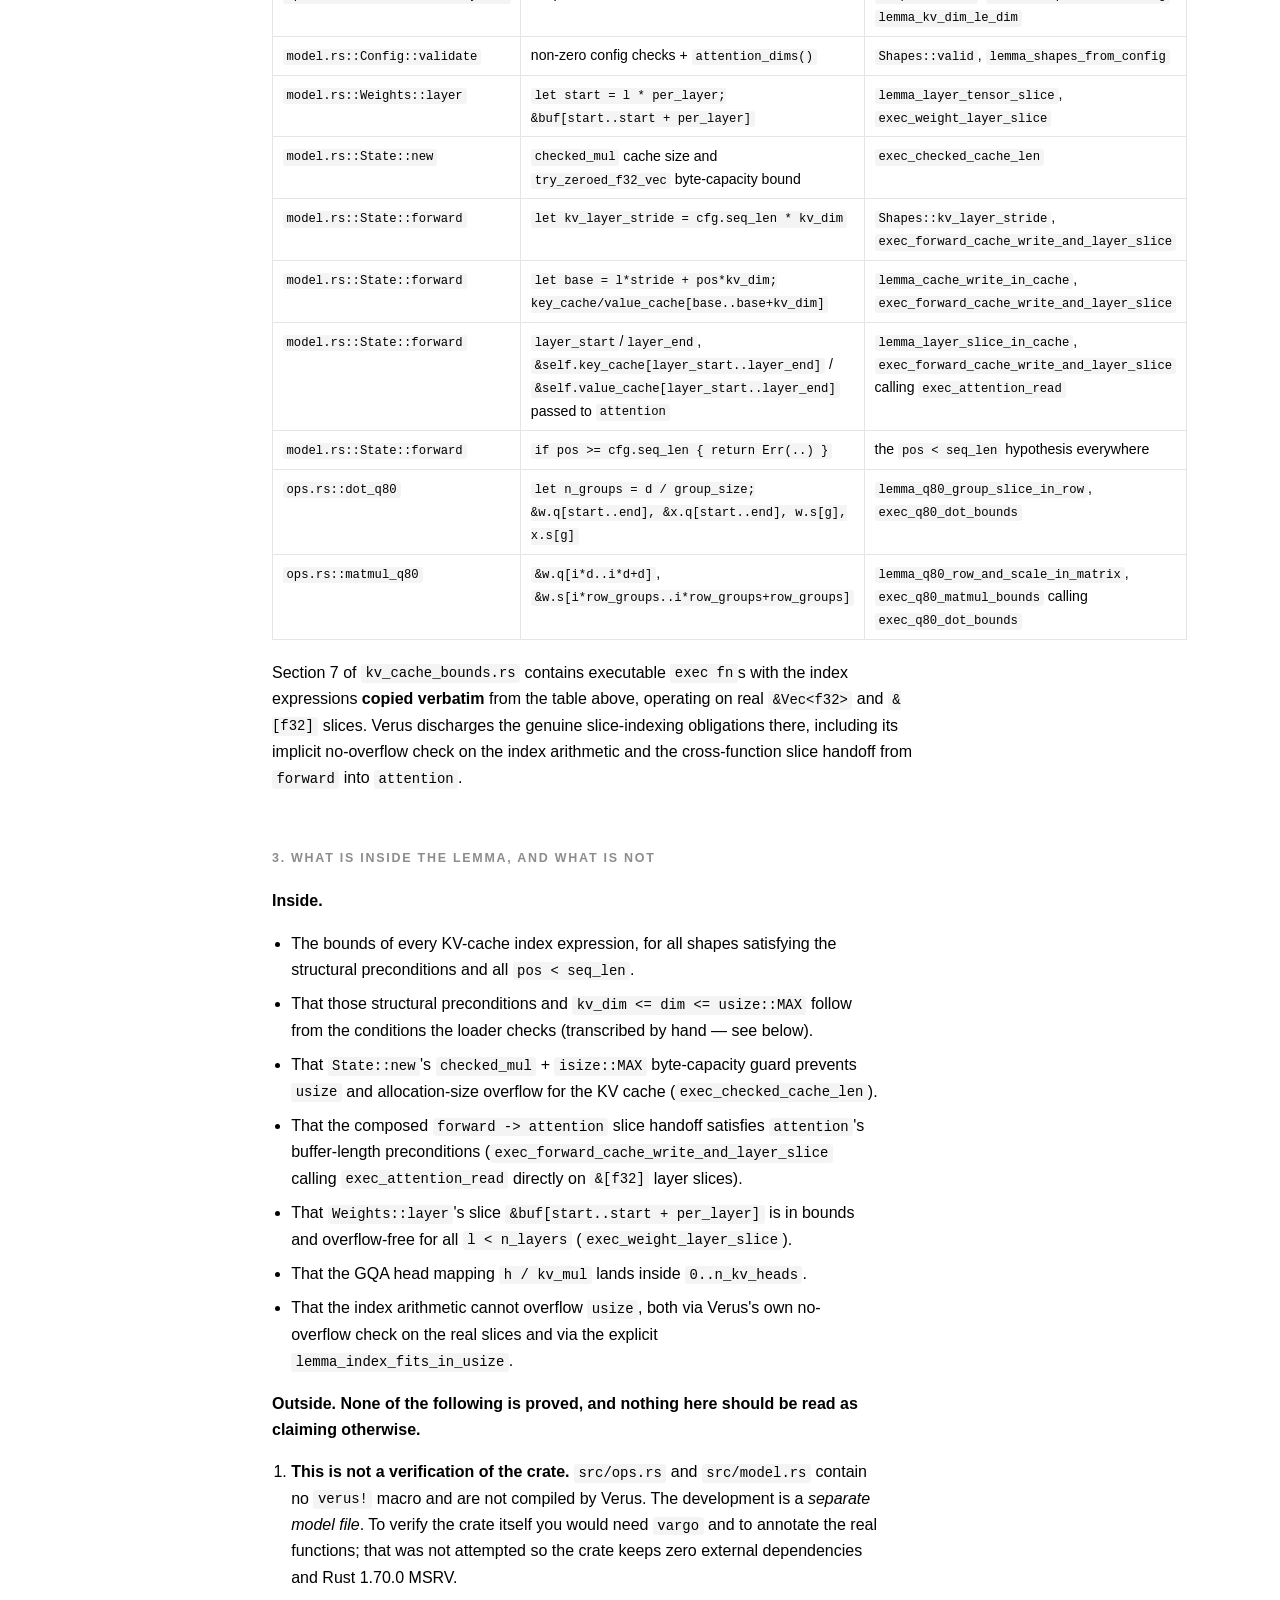
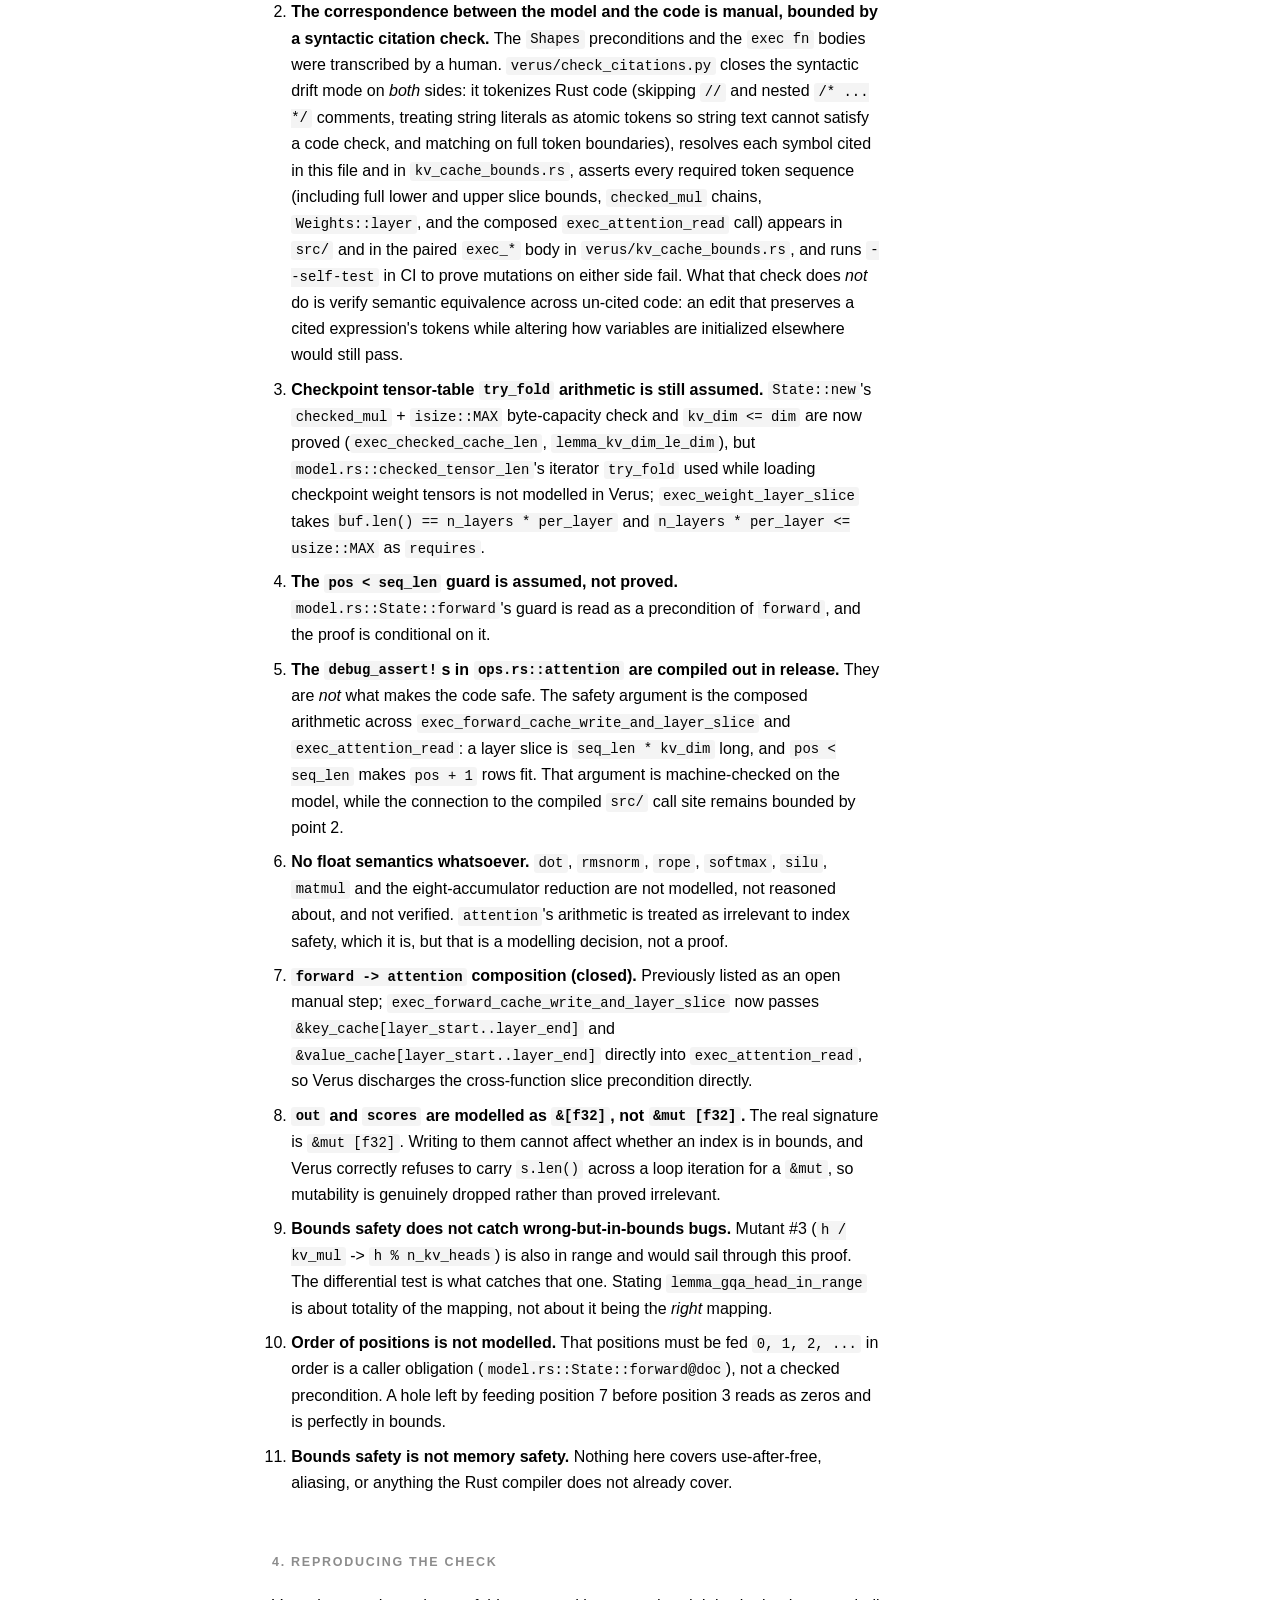
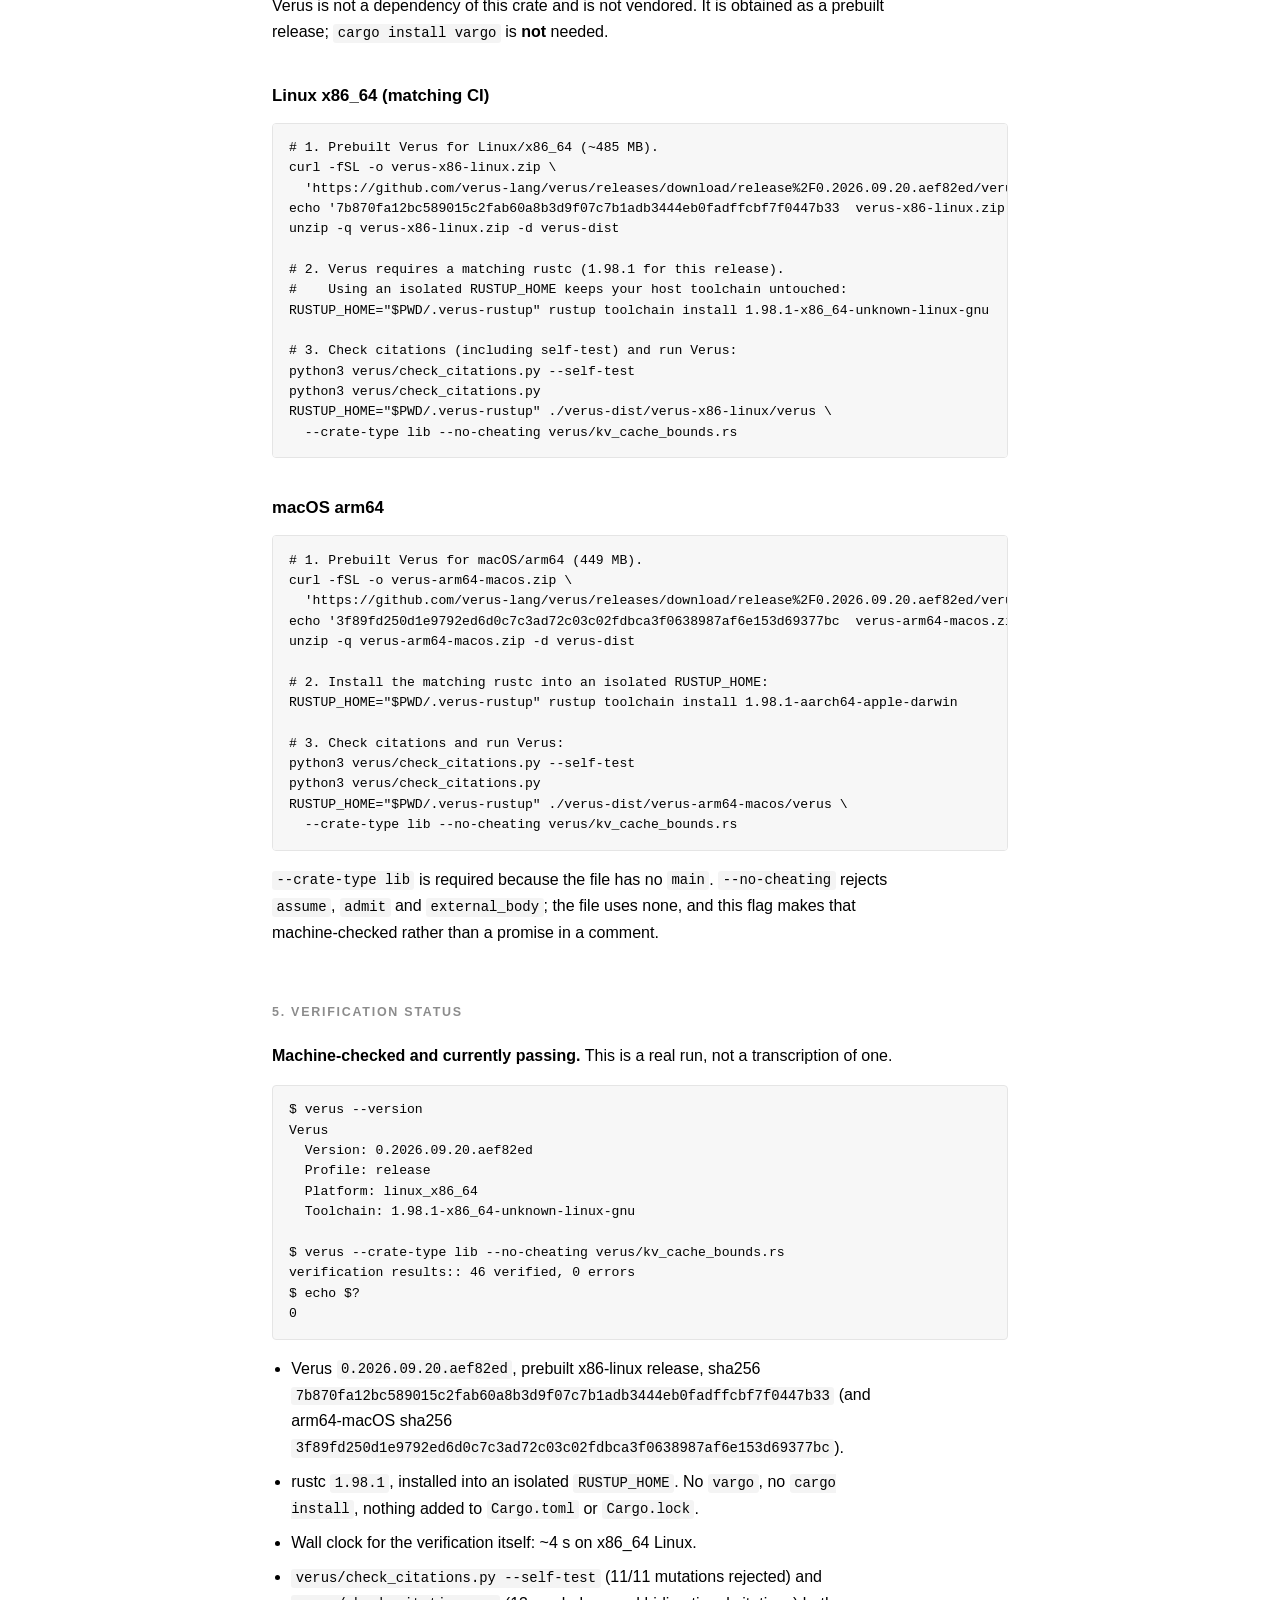
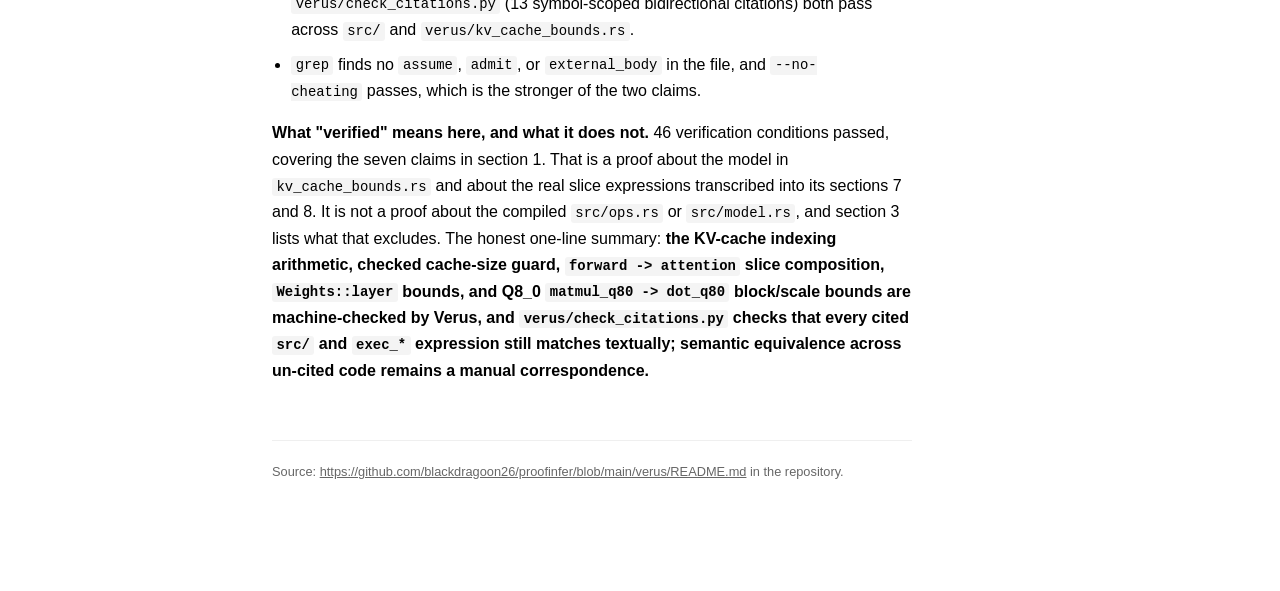
<file: site/proof.html>
<!DOCTYPE html>
<html lang="en">
<head>
<meta charset="utf-8">
<meta name="viewport" content="width=device-width, initial-scale=1">
<title>Proof &middot; proofinfer</title>
<meta name="description" content="proofinfer — Proof: machine-checked Verus proof of KV-cache and weight-slice index safety, and its explicit limits">
<link rel="stylesheet" href="style.css">
<script src="motion.js" defer></script>
</head>
<body>
<canvas id="bg" aria-hidden="true"></canvas>

<nav>
<div class="navlinks"><a href="index.html">Overview</a><a href="proof.html" class="here">Proof</a><a href="testing.html">Testing</a><a href="performance.html">Performance</a><a href="design.html">Design</a></div><div class="navbtns"><a class="btn" href="https://github.com/blackdragoon26/proofinfer">Repository</a><a class="btn" href="https://sankalpjha.dev/">Sankalp</a></div>
</nav>

<main class="doc">
<h1>KV-cache, weight-slice, and Q8_0 index safety in Verus</h1>
<p>This directory holds a machine-checked proof of the property named in CONTEXT.md section 10, question 7: <strong>KV-cache and attention indexing never goes out of bounds for any <code>pos &lt; seq_len</code></strong>, extended to cover <code>State::new</code>'s checked cache-length arithmetic, parametric <code>Weights::layer</code> slicing, and Q8_0 quantized block and scale indexing (<code>dot_q80</code> and <code>matmul_q80</code>).</p>

<ul>
<li><a href="https://github.com/blackdragoon26/proofinfer/blob/main/verus/kv_cache_bounds.rs">kv_cache_bounds.rs</a> — the Verus development. <strong>46 verification conditions, all discharged by Verus under <code>--no-cheating</code>.</strong> See "Verification status" below for the exact command and its real output.</li>
<li><a href="https://github.com/blackdragoon26/proofinfer/blob/main/verus/check_citations.py">check_citations.py</a> — bidirectional, symbol-scoped citation verifier tying this document and <code>kv_cache_bounds.rs</code> to <code>src/ops.rs</code> and <code>src/model.rs</code>.</li>
<li>This page — what is proved, where it lands in the Rust source, what is <em>not</em> proved, and how to re-run the check.</li>
</ul>

<h2>1. The property, precisely</h2>
<p><strong>The shapes.</strong> <code>n_layers</code>, <code>n_heads</code>, <code>n_kv_heads</code>, <code>head_size</code>, <code>seq_len</code> are integers, and <code>kv_dim = head_size * n_kv_heads</code> and <code>kv_layer_stride = seq_len * kv_dim</code>. The KV cache is <code>n_layers * kv_layer_stride</code> floats, so layer <code>l</code> occupies <code>[l * kv_layer_stride, (l + 1) * kv_layer_stride)</code>.</p>

<p><strong>The structural preconditions</strong>, transcribed from the checks the loader actually performs: <code>n_layers &gt; 0</code>, <code>n_heads &gt; 0</code>, <code>n_kv_heads &gt; 0</code>, <code>seq_len &gt; 0</code>, <code>head_size &gt; 0</code>, and <code>n_heads % n_kv_heads == 0</code>.</p>

<p><strong>Claim 1 — the shapes and checked cache bounds follow from the loader and <code>State::new</code>.</strong> <code>lemma_shapes_from_config</code> shows that anything passing <code>model.rs::Config::validate</code> and <code>ops.rs::AttentionDims::try_new</code> yields a shape tuple satisfying the preconditions above. The only non-obvious part is <code>head_size &gt; 0</code>, which the loader never checks explicitly: it computes <code>head_size = dim / n_heads</code> only after rejecting <code>dim == 0</code> and <code>dim % n_heads != 0</code>, and a divisor of a positive number is positive. <code>lemma_kv_dim_le_dim</code> proves <code>head_size * n_kv_heads &lt;= dim &lt;= usize::MAX</code> from those same checks, and <code>exec_checked_cache_len</code> proves that <code>model.rs::State::new</code>'s <code>checked_mul</code> chain plus <code>isize::MAX</code> byte-capacity bound guarantees <code>seq_len * kv_dim &lt;= usize::MAX</code>, <code>n_layers * (seq_len * kv_dim) &lt;= usize::MAX</code>, and <code>cache * 4 &lt;= isize::MAX</code>.</p>

<p><strong>Claim 2 — the attention read is in bounds</strong> (<code>lemma_attention_row_in_layer</code>). For every <code>t</code> with <code>0 &lt;= t &lt;= pos</code> and every <code>kv</code> with <code>kv &lt; n_kv_heads</code>:</p>

<pre><code class="lang-text">t*kv_dim + kv*head_size  &lt;  t*kv_dim + (kv+1)*head_size  &lt;=  (pos+1)*kv_dim  &lt;=  kv_layer_stride</code></pre>

<p>That is: the half-open range <code>[t*kv_dim + kv*head_size, t*kv_dim + (kv+1)*head_size)</code> is non-empty and lies inside the <code>pos + 1</code> live rows, hence inside the layer. Supporting facts: <code>lemma_limit_rows_fit_in_layer</code> (the <code>pos + 1</code> live rows fit in a layer, because <code>pos &lt; seq_len</code>) and <code>lemma_gqa_head_in_range</code> (<code>kv = h / kv_mul</code> is in <code>0..n_kv_heads</code> for <code>h &lt; n_heads</code>).</p>

<p><strong>Claim 3 — the per-layer write is in bounds</strong> (<code>lemma_cache_write_in_cache</code>). For every <code>l &lt; n_layers</code> and <code>pos &lt; seq_len</code>:</p>

<pre><code class="lang-text">l*kv_layer_stride + pos*kv_dim + kv_dim  &lt;=  cache_len
l*kv_layer_stride + pos*kv_dim + kv_dim  &lt;=  l*kv_layer_stride + kv_layer_stride</code></pre>

<p>The second is what makes the attention read immediately afterwards observe the value just written. Supporting fact: <code>lemma_layer_slice_in_cache</code>, the per-layer slice <code>[l*stride, l*stride + stride)</code> is inside the whole cache.</p>

<p><strong>Claim 4 — end-to-end <code>forward</code> to <code>attention</code> composition</strong> (<code>lemma_attention_row_in_cache</code> and <code>exec_forward_cache_write_and_layer_slice</code>). At the proof level, <code>lemma_attention_row_in_cache</code> folds the layer offset into the attention bound. At the executable Rust level, <code>exec_forward_cache_write_and_layer_slice</code> slices <code>&amp;key_cache[layer_start..layer_end]</code> and <code>&amp;value_cache[layer_start..layer_end]</code> and passes them directly into <code>exec_attention_read</code>, so Verus machine-checks that the per-layer slice satisfies <code>attention</code>'s preconditions.</p>

<p><strong>Claim 5 — the remaining attention scratch slices.</strong> <code>lemma_query_head_in_q</code> (<code>&amp;q[h*head_size..(h+1)*head_size]</code> and <code>&amp;mut out[h*head_size..(h+1)*head_size]</code> in <code>ops.rs::attention</code>) and <code>lemma_scores_window_in_scratch</code> (<code>&amp;mut scores[..limit]</code> in <code>ops.rs::attention</code>).</p>

<p><strong>Claim 6 — parametric per-layer weight slicing</strong> (<code>lemma_layer_tensor_slice</code> and <code>exec_weight_layer_slice</code>). For any per-layer weight tensor of length <code>n_layers * per_layer</code> and any layer <code>l &lt; n_layers</code>, <code>model.rs::Weights::layer</code>'s slice <code>&amp;buf[start..start + per_layer]</code> (where <code>start = l * per_layer</code>) is non-empty, overflow-free, and in bounds. This covers all nine per-layer weight accessors (<code>rms_att</code>, <code>rms_ffn</code>, <code>wq</code>, <code>wk</code>, <code>wv</code>, <code>wo</code>, <code>w1</code>, <code>w2</code>, <code>w3</code>) uniformly.</p>

<p><strong>Claim 7 — Q8_0 quantized block and scale indexing</strong> (<code>lemma_q80_groups_tile_dim</code>, <code>lemma_q80_group_slice_in_row</code>, <code>lemma_q80_row_and_scale_in_matrix</code>, <code>exec_q80_dot_bounds</code>, and <code>exec_q80_matmul_bounds</code>). For any <code>d &gt; 0</code>, <code>group_size &gt; 0</code> with <code>d % group_size == 0</code>, every <code>i8</code> block slice <code>&amp;w.q[start..end]</code> and <code>&amp;x.q[start..end]</code> and every per-group scale access <code>w.s[g]</code> / <code>x.s[g]</code> in <code>ops.rs::dot_q80</code> is non-empty, overflow-free, and in bounds; and <code>exec_q80_matmul_bounds</code> composes the row/scale slicing in <code>ops.rs::matmul_q80</code> directly into <code>exec_q80_dot_bounds</code>.</p>

<h2>2. Where each claim lands in the Rust source</h2>
<p>Citations are symbol-scoped rather than line-numbered and are verified bidirectionally against both <code>src/</code> and <code>verus/kv_cache_bounds.rs</code> by <code>verus/check_citations.py</code>.</p>

<table>
<thead><tr><th>Rust symbol</th><th>Expression</th><th>Verus</th></tr></thead>
<tbody>
<tr><td><code>ops.rs::attention</code></td><td><code>&amp;q[h*head_size..(h+1)*head_size]</code>, <code>&amp;mut out[h*head_size..(h+1)*head_size]</code></td><td><code>lemma_query_head_in_q</code>, <code>exec_attention_read</code></td></tr>
<tr><td><code>ops.rs::attention</code></td><td><code>&amp;mut scores[..limit]</code></td><td><code>lemma_scores_window_in_scratch</code>, <code>exec_attention_read</code></td></tr>
<tr><td><code>ops.rs::attention</code></td><td><code>&amp;key_cache[t*kv_dim + kv*head_size .. t*kv_dim + (kv+1)*head_size]</code></td><td><code>lemma_attention_row_in_layer</code>, <code>exec_attention_read</code></td></tr>
<tr><td><code>ops.rs::attention</code></td><td><code>&amp;value_cache[t*kv_dim + kv*head_size .. t*kv_dim + (kv+1)*head_size]</code></td><td><code>lemma_attention_row_in_layer</code>, <code>exec_attention_read</code></td></tr>
<tr><td><code>ops.rs::attention</code></td><td><code>let kv = h / kv_mul</code></td><td><code>lemma_gqa_head_in_range</code>, <code>exec_attention_read</code></td></tr>
<tr><td><code>ops.rs::attention</code></td><td><code>let limit = pos + 1</code></td><td><code>lemma_limit_rows_fit_in_layer</code>, <code>exec_attention_read</code></td></tr>
<tr><td><code>ops.rs::attention</code></td><td><code>debug_assert!</code>s on buffer lengths</td><td>the <code>requires</code> of <code>exec_attention_read</code></td></tr>
<tr><td><code>ops.rs::AttentionDims::kv_dim</code> / <code>ops.rs::AttentionDims::kv_mul</code> / <code>ops.rs::AttentionDims::q_dim</code></td><td><code>kv_dim</code> / <code>kv_mul</code> / <code>q_dim</code></td><td><code>Shapes::kv_dim</code>, <code>kv_mul</code>, <code>q_dim</code>, <code>lemma_kv_dim_le_dim</code></td></tr>
<tr><td><code>ops.rs::AttentionDims::try_new</code></td><td>shape validation checks</td><td><code>Shapes::valid</code>, <code>lemma_shapes_from_config</code>, <code>lemma_kv_dim_le_dim</code></td></tr>
<tr><td><code>model.rs::Config::validate</code></td><td>non-zero config checks + <code>attention_dims()</code></td><td><code>Shapes::valid</code>, <code>lemma_shapes_from_config</code></td></tr>
<tr><td><code>model.rs::Weights::layer</code></td><td><code>let start = l * per_layer; &amp;buf[start..start + per_layer]</code></td><td><code>lemma_layer_tensor_slice</code>, <code>exec_weight_layer_slice</code></td></tr>
<tr><td><code>model.rs::State::new</code></td><td><code>checked_mul</code> cache size and <code>try_zeroed_f32_vec</code> byte-capacity bound</td><td><code>exec_checked_cache_len</code></td></tr>
<tr><td><code>model.rs::State::forward</code></td><td><code>let kv_layer_stride = cfg.seq_len * kv_dim</code></td><td><code>Shapes::kv_layer_stride</code>, <code>exec_forward_cache_write_and_layer_slice</code></td></tr>
<tr><td><code>model.rs::State::forward</code></td><td><code>let base = l*stride + pos*kv_dim; key_cache/value_cache[base..base+kv_dim]</code></td><td><code>lemma_cache_write_in_cache</code>, <code>exec_forward_cache_write_and_layer_slice</code></td></tr>
<tr><td><code>model.rs::State::forward</code></td><td><code>layer_start</code>/<code>layer_end</code>, <code>&amp;self.key_cache[layer_start..layer_end]</code> / <code>&amp;self.value_cache[layer_start..layer_end]</code> passed to <code>attention</code></td><td><code>lemma_layer_slice_in_cache</code>, <code>exec_forward_cache_write_and_layer_slice</code> calling <code>exec_attention_read</code></td></tr>
<tr><td><code>model.rs::State::forward</code></td><td><code>if pos &gt;= cfg.seq_len { return Err(..) }</code></td><td>the <code>pos &lt; seq_len</code> hypothesis everywhere</td></tr>
<tr><td><code>ops.rs::dot_q80</code></td><td><code>let n_groups = d / group_size; &amp;w.q[start..end], &amp;x.q[start..end], w.s[g], x.s[g]</code></td><td><code>lemma_q80_group_slice_in_row</code>, <code>exec_q80_dot_bounds</code></td></tr>
<tr><td><code>ops.rs::matmul_q80</code></td><td><code>&amp;w.q[i*d..i*d+d]</code>, <code>&amp;w.s[i*row_groups..i*row_groups+row_groups]</code></td><td><code>lemma_q80_row_and_scale_in_matrix</code>, <code>exec_q80_matmul_bounds</code> calling <code>exec_q80_dot_bounds</code></td></tr>
</tbody></table>

<p>Section 7 of <code>kv_cache_bounds.rs</code> contains executable <code>exec fn</code>s with the index expressions <strong>copied verbatim</strong> from the table above, operating on real <code>&amp;Vec&lt;f32&gt;</code> and <code>&amp;[f32]</code> slices. Verus discharges the genuine slice-indexing obligations there, including its implicit no-overflow check on the index arithmetic and the cross-function slice handoff from <code>forward</code> into <code>attention</code>.</p>

<h2>3. What is inside the lemma, and what is not</h2>
<p><strong>Inside.</strong></p>

<ul>
<li>The bounds of every KV-cache index expression, for all shapes satisfying the structural preconditions and all <code>pos &lt; seq_len</code>.</li>
<li>That those structural preconditions and <code>kv_dim &lt;= dim &lt;= usize::MAX</code> follow from the conditions the loader checks (transcribed by hand — see below).</li>
<li>That <code>State::new</code>'s <code>checked_mul</code> + <code>isize::MAX</code> byte-capacity guard prevents <code>usize</code> and allocation-size overflow for the KV cache (<code>exec_checked_cache_len</code>).</li>
<li>That the composed <code>forward -&gt; attention</code> slice handoff satisfies <code>attention</code>'s buffer-length preconditions (<code>exec_forward_cache_write_and_layer_slice</code> calling <code>exec_attention_read</code> directly on <code>&amp;[f32]</code> layer slices).</li>
<li>That <code>Weights::layer</code>'s slice <code>&amp;buf[start..start + per_layer]</code> is in bounds and overflow-free for all <code>l &lt; n_layers</code> (<code>exec_weight_layer_slice</code>).</li>
<li>That the GQA head mapping <code>h / kv_mul</code> lands inside <code>0..n_kv_heads</code>.</li>
<li>That the index arithmetic cannot overflow <code>usize</code>, both via Verus's own no-overflow check on the real slices and via the explicit <code>lemma_index_fits_in_usize</code>.</li>
</ul>

<p><strong>Outside. None of the following is proved, and nothing here should be read as claiming otherwise.</strong></p>

<ol>
<li><strong>This is not a verification of the crate.</strong> <code>src/ops.rs</code> and <code>src/model.rs</code> contain no <code>verus!</code> macro and are not compiled by Verus. The development is a <em>separate model file</em>. To verify the crate itself you would need <code>vargo</code> and to annotate the real functions; that was not attempted so the crate keeps zero external dependencies and Rust 1.70.0 MSRV.</li>
<li><strong>The correspondence between the model and the code is manual, bounded by a syntactic citation check.</strong> The <code>Shapes</code> preconditions and the <code>exec fn</code> bodies were transcribed by a human. <code>verus/check_citations.py</code> closes the syntactic drift mode on <em>both</em> sides: it tokenizes Rust code (skipping <code>//</code> and nested <code>/* ... */</code> comments, treating string literals as atomic tokens so string text cannot satisfy a code check, and matching on full token boundaries), resolves each symbol cited in this file and in <code>kv_cache_bounds.rs</code>, asserts every required token sequence (including full lower and upper slice bounds, <code>checked_mul</code> chains, <code>Weights::layer</code>, and the composed <code>exec_attention_read</code> call) appears in <code>src/</code> and in the paired <code>exec_*</code> body in <code>verus/kv_cache_bounds.rs</code>, and runs <code>--self-test</code> in CI to prove mutations on either side fail. What that check does <em>not</em> do is verify semantic equivalence across un-cited code: an edit that preserves a cited expression's tokens while altering how variables are initialized elsewhere would still pass.</li>
<li><strong>Checkpoint tensor-table <code>try_fold</code> arithmetic is still assumed.</strong> <code>State::new</code>'s <code>checked_mul</code> + <code>isize::MAX</code> byte-capacity check and <code>kv_dim &lt;= dim</code> are now proved (<code>exec_checked_cache_len</code>, <code>lemma_kv_dim_le_dim</code>), but <code>model.rs::checked_tensor_len</code>'s iterator <code>try_fold</code> used while loading checkpoint weight tensors is not modelled in Verus; <code>exec_weight_layer_slice</code> takes <code>buf.len() == n_layers * per_layer</code> and <code>n_layers * per_layer &lt;= usize::MAX</code> as <code>requires</code>.</li>
<li><strong>The <code>pos &lt; seq_len</code> guard is assumed, not proved.</strong> <code>model.rs::State::forward</code>'s guard is read as a precondition of <code>forward</code>, and the proof is conditional on it.</li>
<li><strong>The <code>debug_assert!</code>s in <code>ops.rs::attention</code> are compiled out in release.</strong> They are <em>not</em> what makes the code safe. The safety argument is the composed arithmetic across <code>exec_forward_cache_write_and_layer_slice</code> and <code>exec_attention_read</code>: a layer slice is <code>seq_len * kv_dim</code> long, and <code>pos &lt; seq_len</code> makes <code>pos + 1</code> rows fit. That argument is machine-checked on the model, while the connection to the compiled <code>src/</code> call site remains bounded by point 2.</li>
<li><strong>No float semantics whatsoever.</strong> <code>dot</code>, <code>rmsnorm</code>, <code>rope</code>, <code>softmax</code>, <code>silu</code>, <code>matmul</code> and the eight-accumulator reduction are not modelled, not reasoned about, and not verified. <code>attention</code>'s arithmetic is treated as irrelevant to index safety, which it is, but that is a modelling decision, not a proof.</li>
<li><strong><code>forward -&gt; attention</code> composition (closed).</strong> Previously listed as an open manual step; <code>exec_forward_cache_write_and_layer_slice</code> now passes <code>&amp;key_cache[layer_start..layer_end]</code> and <code>&amp;value_cache[layer_start..layer_end]</code> directly into <code>exec_attention_read</code>, so Verus discharges the cross-function slice precondition directly.</li>
<li><strong><code>out</code> and <code>scores</code> are modelled as <code>&amp;[f32]</code>, not <code>&amp;mut [f32]</code>.</strong> The real signature is <code>&amp;mut [f32]</code>. Writing to them cannot affect whether an index is in bounds, and Verus correctly refuses to carry <code>s.len()</code> across a loop iteration for a <code>&amp;mut</code>, so mutability is genuinely dropped rather than proved irrelevant.</li>
<li><strong>Bounds safety does not catch wrong-but-in-bounds bugs.</strong> Mutant #3 (<code>h / kv_mul</code> -&gt; <code>h % n_kv_heads</code>) is also in range and would sail through this proof. The differential test is what catches that one. Stating <code>lemma_gqa_head_in_range</code> is about totality of the mapping, not about it being the <em>right</em> mapping.</li>
<li><strong>Order of positions is not modelled.</strong> That positions must be fed <code>0, 1, 2, ...</code> in order is a caller obligation (<code>model.rs::State::forward@doc</code>), not a checked precondition. A hole left by feeding position 7 before position 3 reads as zeros and is perfectly in bounds.</li>
<li><strong>Bounds safety is not memory safety.</strong> Nothing here covers use-after-free, aliasing, or anything the Rust compiler does not already cover.</li>
</ol>

<h2>4. Reproducing the check</h2>
<p>Verus is not a dependency of this crate and is not vendored. It is obtained as a prebuilt release; <code>cargo install vargo</code> is <strong>not</strong> needed.</p>

<h3>Linux x86_64 (matching CI)</h3>
<pre><code class="lang-sh"># 1. Prebuilt Verus for Linux/x86_64 (~485 MB).
curl -fSL -o verus-x86-linux.zip \
  'https://github.com/verus-lang/verus/releases/download/release%2F0.2026.09.20.aef82ed/verus-0.2026.09.20.aef82ed-x86-linux.zip'
echo '7b870fa12bc589015c2fab60a8b3d9f07c7b1adb3444eb0fadffcbf7f0447b33  verus-x86-linux.zip' | sha256sum --check --strict -
unzip -q verus-x86-linux.zip -d verus-dist

# 2. Verus requires a matching rustc (1.98.1 for this release).
#    Using an isolated RUSTUP_HOME keeps your host toolchain untouched:
RUSTUP_HOME="$PWD/.verus-rustup" rustup toolchain install 1.98.1-x86_64-unknown-linux-gnu

# 3. Check citations (including self-test) and run Verus:
python3 verus/check_citations.py --self-test
python3 verus/check_citations.py
RUSTUP_HOME="$PWD/.verus-rustup" ./verus-dist/verus-x86-linux/verus \
  --crate-type lib --no-cheating verus/kv_cache_bounds.rs</code></pre>

<h3>macOS arm64</h3>
<pre><code class="lang-sh"># 1. Prebuilt Verus for macOS/arm64 (449 MB).
curl -fSL -o verus-arm64-macos.zip \
  'https://github.com/verus-lang/verus/releases/download/release%2F0.2026.09.20.aef82ed/verus-0.2026.09.20.aef82ed-arm64-macos.zip'
echo '3f89fd250d1e9792ed6d0c7c3ad72c03c02fdbca3f0638987af6e153d69377bc  verus-arm64-macos.zip' | shasum -a 256 --check -
unzip -q verus-arm64-macos.zip -d verus-dist

# 2. Install the matching rustc into an isolated RUSTUP_HOME:
RUSTUP_HOME="$PWD/.verus-rustup" rustup toolchain install 1.98.1-aarch64-apple-darwin

# 3. Check citations and run Verus:
python3 verus/check_citations.py --self-test
python3 verus/check_citations.py
RUSTUP_HOME="$PWD/.verus-rustup" ./verus-dist/verus-arm64-macos/verus \
  --crate-type lib --no-cheating verus/kv_cache_bounds.rs</code></pre>

<p><code>--crate-type lib</code> is required because the file has no <code>main</code>. <code>--no-cheating</code> rejects <code>assume</code>, <code>admit</code> and <code>external_body</code>; the file uses none, and this flag makes that machine-checked rather than a promise in a comment.</p>

<h2>5. Verification status</h2>
<p><strong>Machine-checked and currently passing.</strong> This is a real run, not a transcription of one.</p>

<pre><code>$ verus --version
Verus
  Version: 0.2026.09.20.aef82ed
  Profile: release
  Platform: linux_x86_64
  Toolchain: 1.98.1-x86_64-unknown-linux-gnu

$ verus --crate-type lib --no-cheating verus/kv_cache_bounds.rs
verification results:: 46 verified, 0 errors
$ echo $?
0</code></pre>

<ul>
<li>Verus <code>0.2026.09.20.aef82ed</code>, prebuilt x86-linux release, sha256 <code>7b870fa12bc589015c2fab60a8b3d9f07c7b1adb3444eb0fadffcbf7f0447b33</code> (and arm64-macOS sha256 <code>3f89fd250d1e9792ed6d0c7c3ad72c03c02fdbca3f0638987af6e153d69377bc</code>).</li>
<li>rustc <code>1.98.1</code>, installed into an isolated <code>RUSTUP_HOME</code>. No <code>vargo</code>, no <code>cargo install</code>, nothing added to <code>Cargo.toml</code> or <code>Cargo.lock</code>.</li>
<li>Wall clock for the verification itself: ~4 s on x86_64 Linux.</li>
<li><code>verus/check_citations.py --self-test</code> (11/11 mutations rejected) and <code>verus/check_citations.py</code> (13 symbol-scoped bidirectional citations) both pass across <code>src/</code> and <code>verus/kv_cache_bounds.rs</code>.</li>
<li><code>grep</code> finds no <code>assume</code>, <code>admit</code>, or <code>external_body</code> in the file, and <code>--no-cheating</code> passes, which is the stronger of the two claims.</li>
</ul>

<p><strong>What "verified" means here, and what it does not.</strong> 46 verification conditions passed, covering the seven claims in section 1. That is a proof about the model in <code>kv_cache_bounds.rs</code> and about the real slice expressions transcribed into its sections 7 and 8. It is not a proof about the compiled <code>src/ops.rs</code> or <code>src/model.rs</code>, and section 3 lists what that excludes. The honest one-line summary: <strong>the KV-cache indexing arithmetic, checked cache-size guard, <code>forward -&gt; attention</code> slice composition, <code>Weights::layer</code> bounds, and Q8_0 <code>matmul_q80 -&gt; dot_q80</code> block/scale bounds are machine-checked by Verus, and <code>verus/check_citations.py</code> checks that every cited <code>src/</code> and <code>exec_*</code> expression still matches textually; semantic equivalence across un-cited code remains a manual correspondence.</strong></p>

<p class="source">Source: <a href="https://github.com/blackdragoon26/proofinfer/blob/main/verus/README.md">https://github.com/blackdragoon26/proofinfer/blob/main/verus/README.md</a> in the repository.</p>
</main>

</body>
</html>
</file>
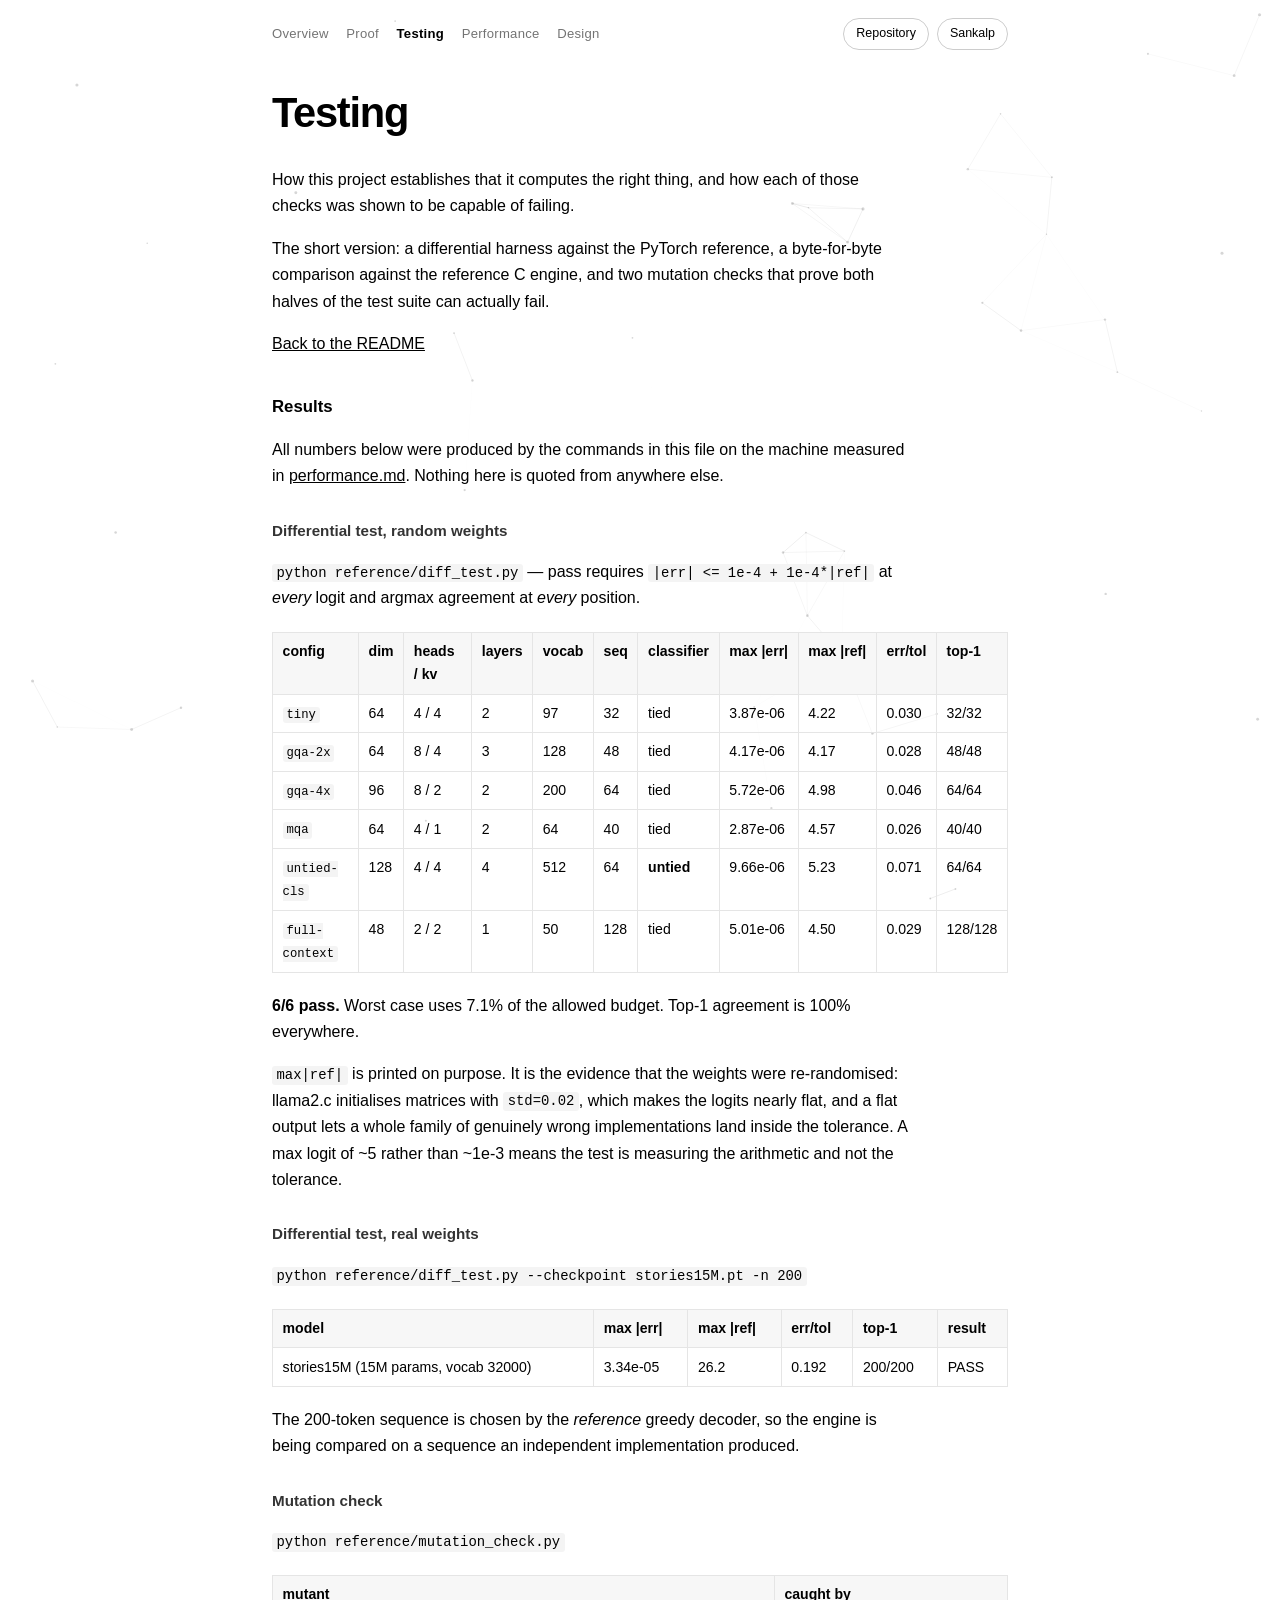
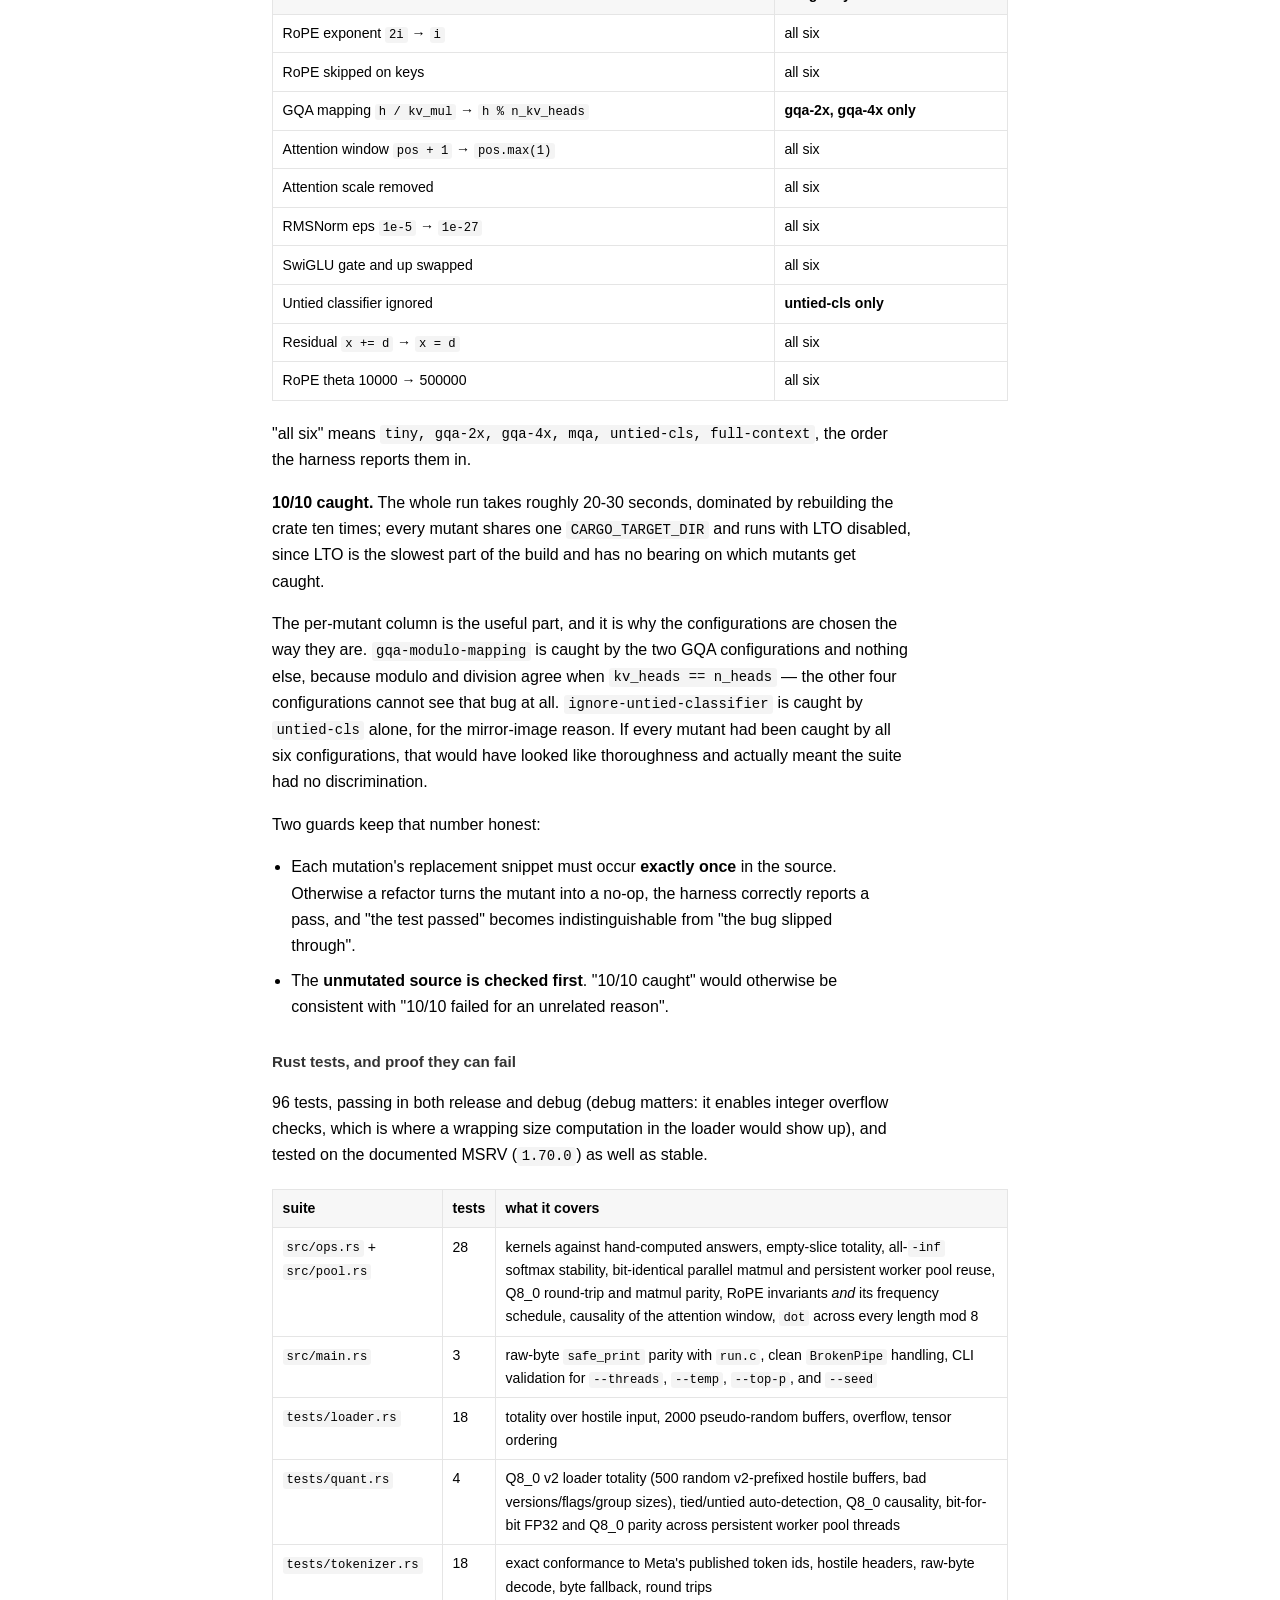
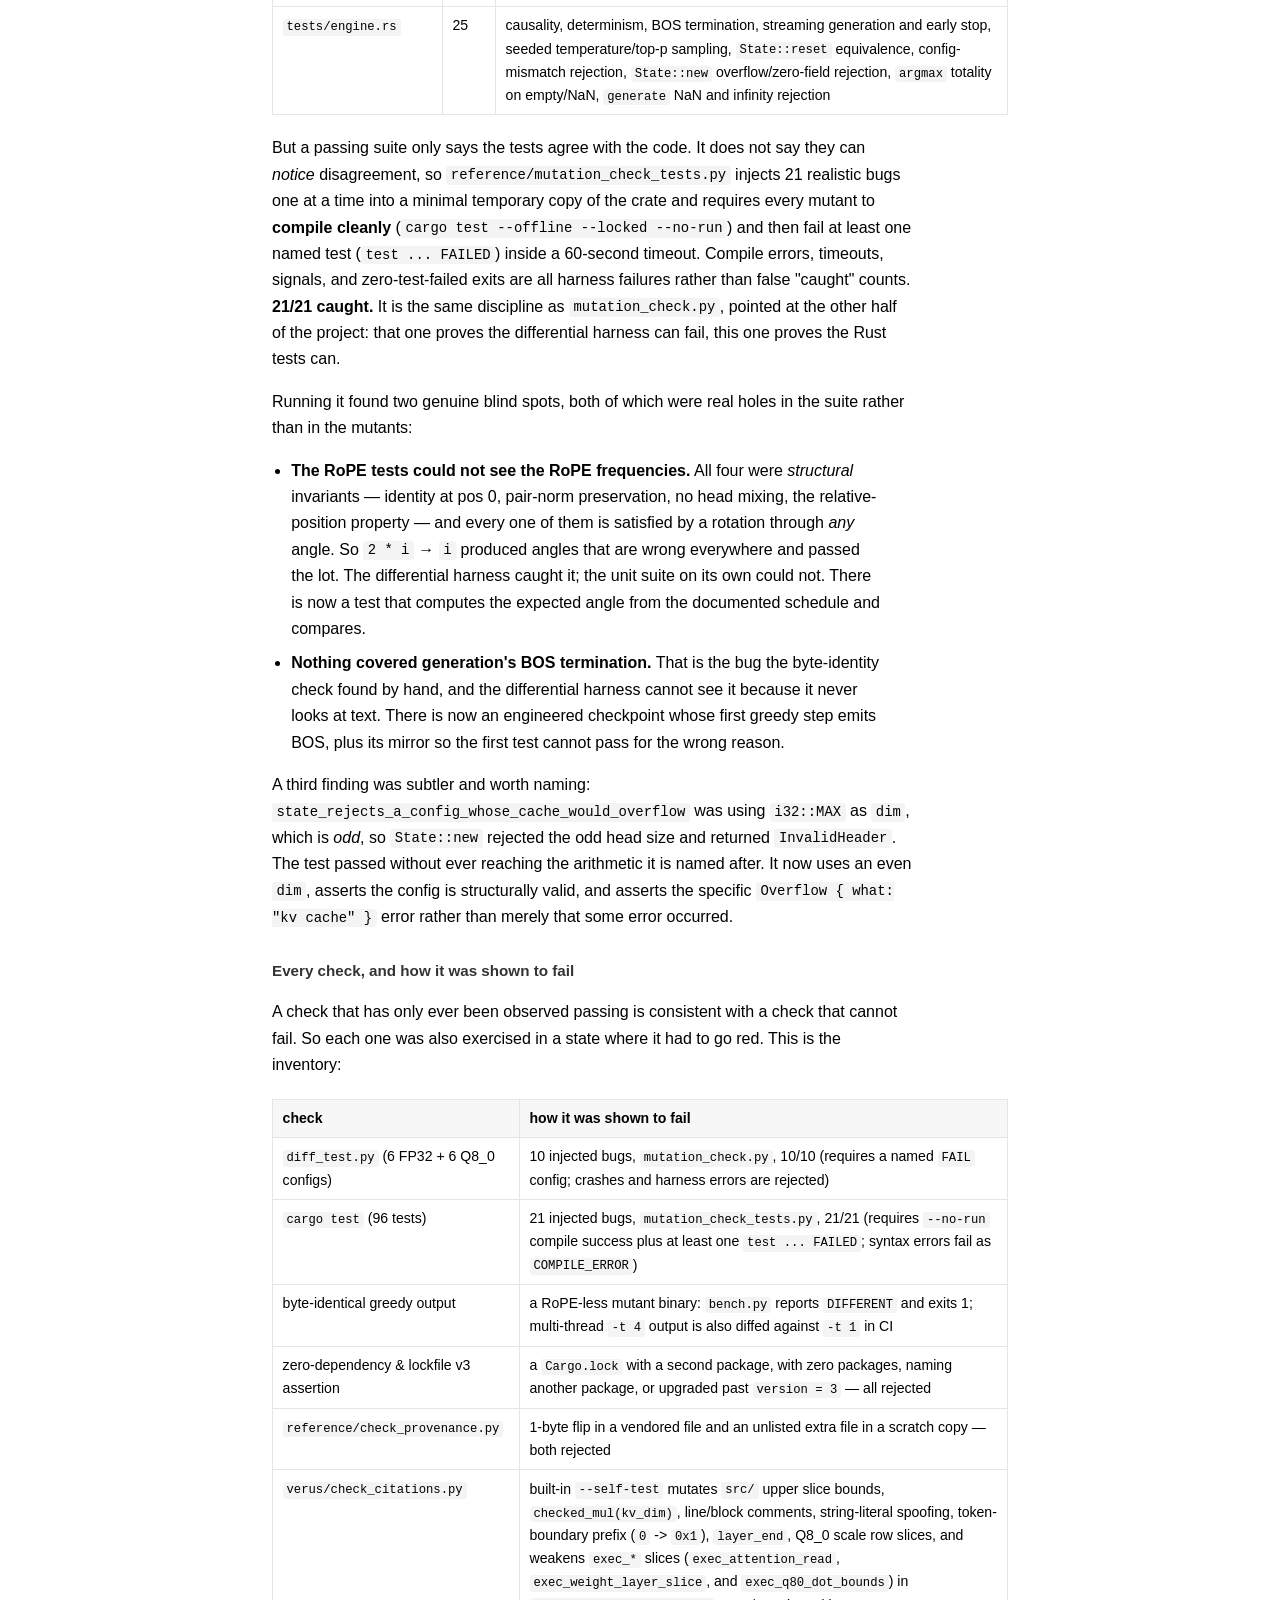
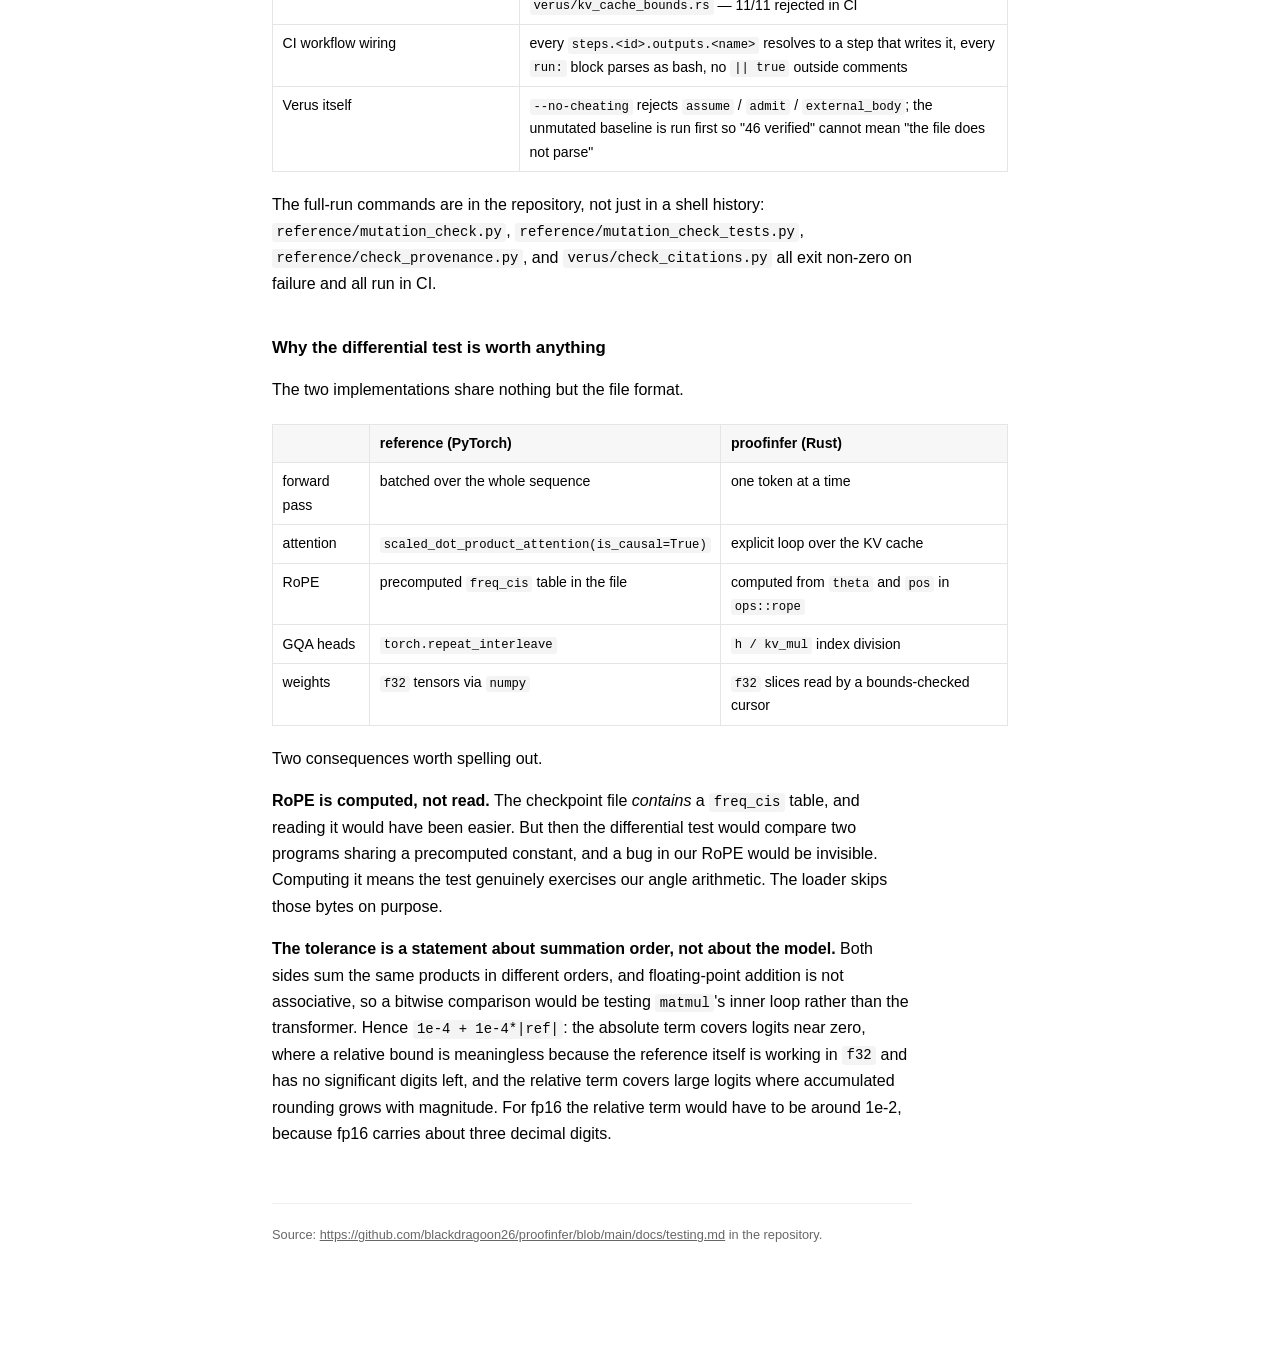
<file: site/testing.html>
<!DOCTYPE html>
<html lang="en">
<head>
<meta charset="utf-8">
<meta name="viewport" content="width=device-width, initial-scale=1">
<title>Testing &middot; proofinfer</title>
<meta name="description" content="proofinfer — Testing: how correctness is established, and how every check was shown to fail">
<link rel="stylesheet" href="style.css">
<script src="motion.js" defer></script>
</head>
<body>
<canvas id="bg" aria-hidden="true"></canvas>

<nav>
<div class="navlinks"><a href="index.html">Overview</a><a href="proof.html">Proof</a><a href="testing.html" class="here">Testing</a><a href="performance.html">Performance</a><a href="design.html">Design</a></div><div class="navbtns"><a class="btn" href="https://github.com/blackdragoon26/proofinfer">Repository</a><a class="btn" href="https://sankalpjha.dev/">Sankalp</a></div>
</nav>

<main class="doc">
<h1>Testing</h1>
<p>How this project establishes that it computes the right thing, and how each of those checks was shown to be capable of failing.</p>

<p>The short version: a differential harness against the PyTorch reference, a byte-for-byte comparison against the reference C engine, and two mutation checks that prove both halves of the test suite can actually fail.</p>

<p><a href="https://github.com/blackdragoon26/proofinfer/blob/main/README.md">Back to the README</a></p>

<h3>Results</h3>
<p>All numbers below were produced by the commands in this file on the machine measured in <a href="https://github.com/blackdragoon26/proofinfer/blob/main/docs/performance.md">performance.md</a>. Nothing here is quoted from anywhere else.</p>

<h4>Differential test, random weights</h4>
<p><code>python reference/diff_test.py</code> — pass requires <code>|err| &lt;= 1e-4 + 1e-4*|ref|</code> at <em>every</em> logit and argmax agreement at <em>every</em> position.</p>

<table>
<thead><tr><th>config</th><th>dim</th><th>heads / kv</th><th>layers</th><th>vocab</th><th>seq</th><th>classifier</th><th>max&nbsp;|err|</th><th>max&nbsp;|ref|</th><th>err/tol</th><th>top-1</th></tr></thead>
<tbody>
<tr><td><code>tiny</code></td><td>64</td><td>4 / 4</td><td>2</td><td>97</td><td>32</td><td>tied</td><td>3.87e-06</td><td>4.22</td><td>0.030</td><td>32/32</td></tr>
<tr><td><code>gqa-2x</code></td><td>64</td><td>8 / 4</td><td>3</td><td>128</td><td>48</td><td>tied</td><td>4.17e-06</td><td>4.17</td><td>0.028</td><td>48/48</td></tr>
<tr><td><code>gqa-4x</code></td><td>96</td><td>8 / 2</td><td>2</td><td>200</td><td>64</td><td>tied</td><td>5.72e-06</td><td>4.98</td><td>0.046</td><td>64/64</td></tr>
<tr><td><code>mqa</code></td><td>64</td><td>4 / 1</td><td>2</td><td>64</td><td>40</td><td>tied</td><td>2.87e-06</td><td>4.57</td><td>0.026</td><td>40/40</td></tr>
<tr><td><code>untied-cls</code></td><td>128</td><td>4 / 4</td><td>4</td><td>512</td><td>64</td><td><strong>untied</strong></td><td>9.66e-06</td><td>5.23</td><td>0.071</td><td>64/64</td></tr>
<tr><td><code>full-context</code></td><td>48</td><td>2 / 2</td><td>1</td><td>50</td><td>128</td><td>tied</td><td>5.01e-06</td><td>4.50</td><td>0.029</td><td>128/128</td></tr>
</tbody></table>

<p><strong>6/6 pass.</strong> Worst case uses 7.1% of the allowed budget. Top-1 agreement is 100% everywhere.</p>

<p><code>max|ref|</code> is printed on purpose. It is the evidence that the weights were re-randomised: llama2.c initialises matrices with <code>std=0.02</code>, which makes the logits nearly flat, and a flat output lets a whole family of genuinely wrong implementations land inside the tolerance. A max logit of ~5 rather than ~1e-3 means the test is measuring the arithmetic and not the tolerance.</p>

<h4>Differential test, real weights</h4>
<p><code>python reference/diff_test.py --checkpoint stories15M.pt -n 200</code></p>

<table>
<thead><tr><th>model</th><th>max&nbsp;|err|</th><th>max&nbsp;|ref|</th><th>err/tol</th><th>top-1</th><th>result</th></tr></thead>
<tbody>
<tr><td>stories15M (15M params, vocab 32000)</td><td>3.34e-05</td><td>26.2</td><td>0.192</td><td>200/200</td><td>PASS</td></tr>
</tbody></table>

<p>The 200-token sequence is chosen by the <em>reference</em> greedy decoder, so the engine is being compared on a sequence an independent implementation produced.</p>

<h4>Mutation check</h4>
<p><code>python reference/mutation_check.py</code></p>

<table>
<thead><tr><th>mutant</th><th>caught by</th></tr></thead>
<tbody>
<tr><td>RoPE exponent <code>2i</code> → <code>i</code></td><td>all six</td></tr>
<tr><td>RoPE skipped on keys</td><td>all six</td></tr>
<tr><td>GQA mapping <code>h / kv_mul</code> → <code>h % n_kv_heads</code></td><td><strong>gqa-2x, gqa-4x only</strong></td></tr>
<tr><td>Attention window <code>pos + 1</code> → <code>pos.max(1)</code></td><td>all six</td></tr>
<tr><td>Attention scale removed</td><td>all six</td></tr>
<tr><td>RMSNorm eps <code>1e-5</code> → <code>1e-27</code></td><td>all six</td></tr>
<tr><td>SwiGLU gate and up swapped</td><td>all six</td></tr>
<tr><td>Untied classifier ignored</td><td><strong>untied-cls only</strong></td></tr>
<tr><td>Residual <code>x += d</code> → <code>x = d</code></td><td>all six</td></tr>
<tr><td>RoPE theta 10000 → 500000</td><td>all six</td></tr>
</tbody></table>

<p>"all six" means <code>tiny, gqa-2x, gqa-4x, mqa, untied-cls, full-context</code>, the order the harness reports them in.</p>

<p><strong>10/10 caught.</strong> The whole run takes roughly 20-30 seconds, dominated by rebuilding the crate ten times; every mutant shares one <code>CARGO_TARGET_DIR</code> and runs with LTO disabled, since LTO is the slowest part of the build and has no bearing on which mutants get caught.</p>

<p>The per-mutant column is the useful part, and it is why the configurations are chosen the way they are. <code>gqa-modulo-mapping</code> is caught by the two GQA configurations and nothing else, because modulo and division agree when <code>kv_heads == n_heads</code> — the other four configurations cannot see that bug at all. <code>ignore-untied-classifier</code> is caught by <code>untied-cls</code> alone, for the mirror-image reason. If every mutant had been caught by all six configurations, that would have looked like thoroughness and actually meant the suite had no discrimination.</p>

<p>Two guards keep that number honest:</p>

<ul>
<li>Each mutation's replacement snippet must occur <strong>exactly once</strong> in the source. Otherwise a refactor turns the mutant into a no-op, the harness correctly reports a pass, and "the test passed" becomes indistinguishable from "the bug slipped through".</li>
<li>The <strong>unmutated source is checked first</strong>. "10/10 caught" would otherwise be consistent with "10/10 failed for an unrelated reason".</li>
</ul>

<h4>Rust tests, and proof they can fail</h4>
<p>96 tests, passing in both release and debug (debug matters: it enables integer overflow checks, which is where a wrapping size computation in the loader would show up), and tested on the documented MSRV (<code>1.70.0</code>) as well as stable.</p>

<table>
<thead><tr><th>suite</th><th>tests</th><th>what it covers</th></tr></thead>
<tbody>
<tr><td><code>src/ops.rs</code> + <code>src/pool.rs</code></td><td>28</td><td>kernels against hand-computed answers, empty-slice totality, all-<code>-inf</code> softmax stability, bit-identical parallel matmul and persistent worker pool reuse, Q8_0 round-trip and matmul parity, RoPE invariants <em>and</em> its frequency schedule, causality of the attention window, <code>dot</code> across every length mod 8</td></tr>
<tr><td><code>src/main.rs</code></td><td>3</td><td>raw-byte <code>safe_print</code> parity with <code>run.c</code>, clean <code>BrokenPipe</code> handling, CLI validation for <code>--threads</code>, <code>--temp</code>, <code>--top-p</code>, and <code>--seed</code></td></tr>
<tr><td><code>tests/loader.rs</code></td><td>18</td><td>totality over hostile input, 2000 pseudo-random buffers, overflow, tensor ordering</td></tr>
<tr><td><code>tests/quant.rs</code></td><td>4</td><td>Q8_0 v2 loader totality (500 random v2-prefixed hostile buffers, bad versions/flags/group sizes), tied/untied auto-detection, Q8_0 causality, bit-for-bit FP32 and Q8_0 parity across persistent worker pool threads</td></tr>
<tr><td><code>tests/tokenizer.rs</code></td><td>18</td><td>exact conformance to Meta's published token ids, hostile headers, raw-byte decode, byte fallback, round trips</td></tr>
<tr><td><code>tests/engine.rs</code></td><td>25</td><td>causality, determinism, BOS termination, streaming generation and early stop, seeded temperature/top-p sampling, <code>State::reset</code> equivalence, config-mismatch rejection, <code>State::new</code> overflow/zero-field rejection, <code>argmax</code> totality on empty/NaN, <code>generate</code> NaN and infinity rejection</td></tr>
</tbody></table>

<p>But a passing suite only says the tests agree with the code. It does not say they can <em>notice</em> disagreement, so <code>reference/mutation_check_tests.py</code> injects 21 realistic bugs one at a time into a minimal temporary copy of the crate and requires every mutant to <strong>compile cleanly</strong> (<code>cargo test --offline --locked --no-run</code>) and then fail at least one named test (<code>test ... FAILED</code>) inside a 60-second timeout. Compile errors, timeouts, signals, and zero-test-failed exits are all harness failures rather than false "caught" counts. <strong>21/21 caught.</strong> It is the same discipline as <code>mutation_check.py</code>, pointed at the other half of the project: that one proves the differential harness can fail, this one proves the Rust tests can.</p>

<p>Running it found two genuine blind spots, both of which were real holes in the suite rather than in the mutants:</p>

<ul>
<li><strong>The RoPE tests could not see the RoPE frequencies.</strong> All four were <em>structural</em> invariants — identity at pos 0, pair-norm preservation, no head mixing, the relative-position property — and every one of them is satisfied by a rotation through <em>any</em> angle. So <code>2 * i</code> → <code>i</code> produced angles that are wrong everywhere and passed the lot. The differential harness caught it; the unit suite on its own could not. There is now a test that computes the expected angle from the documented schedule and compares.</li>
<li><strong>Nothing covered generation's BOS termination.</strong> That is the bug the byte-identity check found by hand, and the differential harness cannot see it because it never looks at text. There is now an engineered checkpoint whose first greedy step emits BOS, plus its mirror so the first test cannot pass for the wrong reason.</li>
</ul>

<p>A third finding was subtler and worth naming: <code>state_rejects_a_config_whose_cache_would_overflow</code> was using <code>i32::MAX</code> as <code>dim</code>, which is <em>odd</em>, so <code>State::new</code> rejected the odd head size and returned <code>InvalidHeader</code>. The test passed without ever reaching the arithmetic it is named after. It now uses an even <code>dim</code>, asserts the config is structurally valid, and asserts the specific <code>Overflow { what: "kv cache" }</code> error rather than merely that some error occurred.</p>

<h4>Every check, and how it was shown to fail</h4>
<p>A check that has only ever been observed passing is consistent with a check that cannot fail. So each one was also exercised in a state where it had to go red. This is the inventory:</p>

<table>
<thead><tr><th>check</th><th>how it was shown to fail</th></tr></thead>
<tbody>
<tr><td><code>diff_test.py</code> (6 FP32 + 6 Q8_0 configs)</td><td>10 injected bugs, <code>mutation_check.py</code>, 10/10 (requires a named <code>FAIL</code> config; crashes and harness errors are rejected)</td></tr>
<tr><td><code>cargo test</code> (96 tests)</td><td>21 injected bugs, <code>mutation_check_tests.py</code>, 21/21 (requires <code>--no-run</code> compile success plus at least one <code>test ... FAILED</code>; syntax errors fail as <code>COMPILE_ERROR</code>)</td></tr>
<tr><td>byte-identical greedy output</td><td>a RoPE-less mutant binary: <code>bench.py</code> reports <code>DIFFERENT</code> and exits 1; multi-thread <code>-t 4</code> output is also diffed against <code>-t 1</code> in CI</td></tr>
<tr><td>zero-dependency &amp; lockfile v3 assertion</td><td>a <code>Cargo.lock</code> with a second package, with zero packages, naming another package, or upgraded past <code>version = 3</code> — all rejected</td></tr>
<tr><td><code>reference/check_provenance.py</code></td><td>1-byte flip in a vendored file and an unlisted extra file in a scratch copy — both rejected</td></tr>
<tr><td><code>verus/check_citations.py</code></td><td>built-in <code>--self-test</code> mutates <code>src/</code> upper slice bounds, <code>checked_mul(kv_dim)</code>, line/block comments, string-literal spoofing, token-boundary prefix (<code>0</code> -&gt; <code>0x1</code>), <code>layer_end</code>, Q8_0 scale row slices, and weakens <code>exec_*</code> slices (<code>exec_attention_read</code>, <code>exec_weight_layer_slice</code>, and <code>exec_q80_dot_bounds</code>) in <code>verus/kv_cache_bounds.rs</code> — 11/11 rejected in CI</td></tr>
<tr><td>CI workflow wiring</td><td>every <code>steps.&lt;id&gt;.outputs.&lt;name&gt;</code> resolves to a step that writes it, every <code>run:</code> block parses as bash, no <code>|| true</code> outside comments</td></tr>
<tr><td>Verus itself</td><td><code>--no-cheating</code> rejects <code>assume</code> / <code>admit</code> / <code>external_body</code>; the unmutated baseline is run first so "46 verified" cannot mean "the file does not parse"</td></tr>
</tbody></table>

<p>The full-run commands are in the repository, not just in a shell history: <code>reference/mutation_check.py</code>, <code>reference/mutation_check_tests.py</code>, <code>reference/check_provenance.py</code>, and <code>verus/check_citations.py</code> all exit non-zero on failure and all run in CI.</p>

<h3>Why the differential test is worth anything</h3>
<p>The two implementations share nothing but the file format.</p>

<table>
<thead><tr><th></th><th>reference (PyTorch)</th><th>proofinfer (Rust)</th></tr></thead>
<tbody>
<tr><td>forward pass</td><td>batched over the whole sequence</td><td>one token at a time</td></tr>
<tr><td>attention</td><td><code>scaled_dot_product_attention(is_causal=True)</code></td><td>explicit loop over the KV cache</td></tr>
<tr><td>RoPE</td><td>precomputed <code>freq_cis</code> table in the file</td><td>computed from <code>theta</code> and <code>pos</code> in <code>ops::rope</code></td></tr>
<tr><td>GQA heads</td><td><code>torch.repeat_interleave</code></td><td><code>h / kv_mul</code> index division</td></tr>
<tr><td>weights</td><td><code>f32</code> tensors via <code>numpy</code></td><td><code>f32</code> slices read by a bounds-checked cursor</td></tr>
</tbody></table>

<p>Two consequences worth spelling out.</p>

<p><strong>RoPE is computed, not read.</strong> The checkpoint file <em>contains</em> a <code>freq_cis</code> table, and reading it would have been easier. But then the differential test would compare two programs sharing a precomputed constant, and a bug in our RoPE would be invisible. Computing it means the test genuinely exercises our angle arithmetic. The loader skips those bytes on purpose.</p>

<p><strong>The tolerance is a statement about summation order, not about the model.</strong> Both sides sum the same products in different orders, and floating-point addition is not associative, so a bitwise comparison would be testing <code>matmul</code>'s inner loop rather than the transformer. Hence <code>1e-4 + 1e-4*|ref|</code>: the absolute term covers logits near zero, where a relative bound is meaningless because the reference itself is working in <code>f32</code> and has no significant digits left, and the relative term covers large logits where accumulated rounding grows with magnitude. For fp16 the relative term would have to be around 1e-2, because fp16 carries about three decimal digits.</p>

<p class="source">Source: <a href="https://github.com/blackdragoon26/proofinfer/blob/main/docs/testing.md">https://github.com/blackdragoon26/proofinfer/blob/main/docs/testing.md</a> in the repository.</p>
</main>

</body>
</html>
</file>
<file: site/style.css>
/* proofinfer — one stylesheet for the landing page and the doc pages.
   Black and white, inverted automatically for dark mode. No colours, no
   dependencies, no build step. */

/* ---------- reset ---------- */

:root { color-scheme: light dark; }

*, *::before, *::after { box-sizing: border-box; }

html { -webkit-text-size-adjust: 100%; }

body {
  margin: 0;
  padding: 0 1.5rem 5rem;
  background: #fff;
  color: #000;
  font: 16px/1.65 ui-sans-serif, -apple-system, "Segoe UI", Helvetica, Arial, sans-serif;
  -webkit-font-smoothing: antialiased;
}

/* Everything else for dark mode is at the foot of this file, where it can
   outrank the rules it needs to override. */
@media (prefers-color-scheme: dark) {
  body { background: #000; color: #fff; }
}

a { color: inherit; }

a:hover { opacity: 0.55; }

:focus-visible { outline: 2px solid currentColor; outline-offset: 3px; }

/* The drifting background sits behind everything and never intercepts clicks. */

#bg {
  position: fixed;
  inset: 0;
  width: 100%;
  height: 100%;
  z-index: -1;
  pointer-events: none;
}

/* ---------- navbar ---------- */

nav {
  display: flex;
  align-items: center;
  justify-content: space-between;
  gap: 1rem;
  flex-wrap: wrap;
  max-width: 46rem;
  margin: 0 auto;
  padding: 1.1rem 0;
}

.navlinks { display: flex; gap: 0.45rem 1.1rem; flex-wrap: wrap; }

.navlinks a {
  font-size: 0.82rem;
  letter-spacing: 0.02em;
  text-decoration: none;
  opacity: 0.55;
}

.navlinks a:hover { opacity: 1; }

/* The page you are on. */
.navlinks a.here { opacity: 1; font-weight: 600; }

.navbtns { display: flex; gap: 0.5rem; flex-wrap: wrap; }

.btn {
  display: inline-block;
  padding: 0.3rem 0.75rem;
  border: 1px solid #ccc;
  border-radius: 999px;
  font-size: 0.78rem;
  text-decoration: none;
  white-space: nowrap;
  transition: opacity 0.15s ease, border-color 0.15s ease;
}

.btn:hover { opacity: 1; border-color: currentColor; }

/* ---------- shared page frame ---------- */

main, footer {
  max-width: 46rem;
  margin: 0 auto;
}

.lede {
  font-size: 1.05rem;
  max-width: 34rem;
  opacity: 0.75;
}

/* ---------- landing page ---------- */

.hero { padding: 3.5rem 0 2.5rem; }

section { margin: 0 0 2.75rem; }

code {
  font-family: ui-monospace, SFMono-Regular, Menlo, Consolas, monospace;
  font-size: 0.875em;
}

h1 {
  font-size: clamp(2.6rem, 9vw, 4rem);
  line-height: 1.05;
  letter-spacing: -0.03em;
  margin: 0 0 1rem;
  font-weight: 600;
}

h2 {
  font-size: 0.78rem;
  letter-spacing: 0.14em;
  text-transform: uppercase;
  opacity: 0.45;
  margin: 3.5rem 0 1.25rem;
  font-weight: 600;
}

.work, .doclist { margin: 0; padding-left: 1.1rem; }

.work li, .doclist li { margin-bottom: 0.6rem; max-width: 38rem; }

.rows { border-top: 1px solid #e5e5e5; }

@media (prefers-color-scheme: dark) { .rows { border-color: #222; } }

.rows > div {
  display: flex;
  align-items: baseline;
  justify-content: space-between;
  gap: 1.5rem;
  padding: 0.7rem 0;
  border-bottom: 1px solid #e5e5e5;
}

@media (prefers-color-scheme: dark) { .rows > div { border-color: #222; } }

.rows .k { opacity: 0.7; }

.rows .v {
  font-variant-numeric: tabular-nums;
  font-weight: 600;
  text-align: right;
  white-space: nowrap;
}

footer {
  margin-top: 4.5rem;
  padding-top: 1.25rem;
  border-top: 1px solid #e5e5e5;
  font-size: 0.82rem;
  opacity: 0.6;
  display: flex;
  justify-content: space-between;
  gap: 1rem;
}

@media (prefers-color-scheme: dark) { footer { border-color: #222; } }

/* ---------- doc pages ---------- */

.doc { padding-bottom: 1rem; }

.doc h1 {
  font-size: clamp(2rem, 6vw, 2.6rem);
  margin: 1.5rem 0 2rem;
}

.doc h3 { font-size: 1.05rem; margin: 2.25rem 0 0.6rem; font-weight: 600; }
.doc h4 { font-size: 0.95rem; margin: 1.75rem 0 0.5rem; font-weight: 600; opacity: 0.8; }

.doc p { max-width: 40rem; }

.doc ul, .doc ol { max-width: 38rem; padding-left: 1.2rem; }
.doc li { margin-bottom: 0.5rem; }

.doc code {
  font-family: ui-monospace, SFMono-Regular, Menlo, Consolas, monospace;
  font-size: 0.87em;
  background: #f4f4f4;
  padding: 0.1em 0.32em;
  border-radius: 3px;
}

.doc pre {
  background: #f7f7f7;
  border: 1px solid #e5e5e5;
  border-radius: 4px;
  padding: 0.9rem 1rem;
  overflow-x: auto;
  font-size: 0.82rem;
  line-height: 1.55;
}

.doc pre code { background: none; padding: 0; font-size: inherit; }

.doc table {
  width: 100%;
  border-collapse: collapse;
  margin: 1.25rem 0;
  font-size: 0.88rem;
}

.doc th, .doc td {
  border: 1px solid #e5e5e5;
  padding: 0.45rem 0.6rem;
  text-align: left;
  vertical-align: top;
}

.doc th { font-weight: 600; background: #f7f7f7; }

@media (prefers-color-scheme: dark) {
  .doc th, .doc td { border-color: #222; }
}

.source {
  margin-top: 3.5rem;
  padding-top: 1.25rem;
  border-top: 1px solid #e5e5e5;
  font-size: 0.8rem;
  opacity: 0.6;
  word-break: break-all;
}

@media (prefers-color-scheme: dark) { .source { border-color: #222; } }

/* ---------- dark mode, last ----------
 *
 * These have to come after the rules they override. A bare `th` selector loses
 * to `.doc th` on specificity, and a media query near the top of the file
 * loses to any plain rule declared below it - which is how the table headers
 * and code spans ended up light-on-light and unreadable in dark mode.
 */

@media (prefers-color-scheme: dark) {
  .doc th { background: #0d0d0d; color: #fff; }
  .doc code { background: #1a1a1a; color: #fff; }
  .doc pre { background: #0a0a0a; border-color: #262626; }
  .doc pre code { background: none; }
  .btn { border-color: #3a3a3a; }
}
</file>
